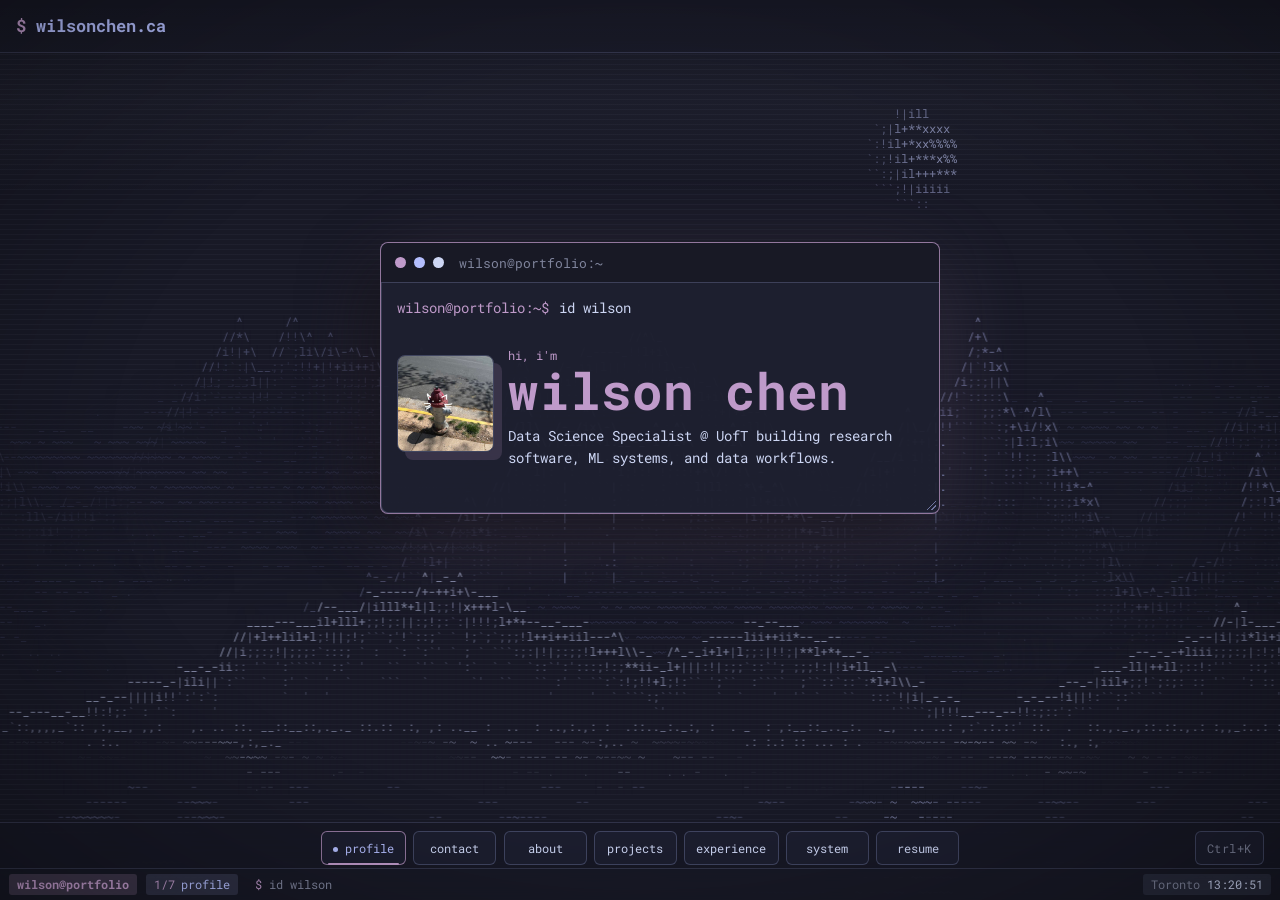
<file: index.html>
<!doctype html>
<html lang="en">
	<head>
		<meta charset="utf-8" />
		<link rel="icon" href="./favicon-32x32.png" />
		<link rel="apple-touch-icon" href="./apple-touch-icon.png" />
		<link rel="preload" as="image" href="./images/profile2-sm.jpg" />
		<!-- In the document head, not svelte:head. Injected at navigation time it
		     loads async, so returning to the desktop painted an unstyled profile
		     image at natural size and the window resized around it. -->
		<link rel="stylesheet" href="./styles/homestyles.css" />
		<meta
			name="viewport"
			content="width=device-width, initial-scale=1, viewport-fit=cover"
		/>

		<meta name="theme-color" content="#181926" />


		<script type="application/ld+json">
			{
				"@context": "https://schema.org",
				"@type": "Person",
				"name": "Wilson Chen",
				"url": "https://www.wilsonchen.ca/",
				"image": "https://www.wilsonchen.ca/images/profile2.jpg",
				"jobTitle": "Data Science Specialist",
				"description": "Data Science Specialist building research software, ML systems, and data workflows.",
				"alumniOf": {
					"@type": "CollegeOrUniversity",
					"name": "University of Toronto"
				},
				"sameAs": [
					"https://www.github.com/wchen27",
					"https://www.linkedin.com/in/qi-wei-chen/"
				]
			}
		</script>

		
		<link href="./_app/immutable/assets/0.DNZxnNek.css" rel="stylesheet">
		<link href="./_app/immutable/assets/2.D-Y6uYAZ.css" rel="stylesheet">
		<link rel="modulepreload" href="./_app/immutable/entry/start.CvQ0KBJ7.js">
		<link rel="modulepreload" href="./_app/immutable/chunks/entry.BDzAVlF0.js">
		<link rel="modulepreload" href="./_app/immutable/chunks/index-client.8mo1o0-m.js">
		<link rel="modulepreload" href="./_app/immutable/entry/app.D5pkLSLw.js">
		<link rel="modulepreload" href="./_app/immutable/chunks/disclose-version.Ctsj53eP.js">
		<link rel="modulepreload" href="./_app/immutable/chunks/this.Dbrrr3XD.js">
		<link rel="modulepreload" href="./_app/immutable/chunks/props.-2iG99-Z.js">
		<link rel="modulepreload" href="./_app/immutable/nodes/0.Gth8rnOt.js">
		<link rel="modulepreload" href="./_app/immutable/chunks/legacy.BMhWufPT.js">
		<link rel="modulepreload" href="./_app/immutable/chunks/pageTransition.g315PCyq.js">
		<link rel="modulepreload" href="./_app/immutable/chunks/windowTargets.MwhmbP4_.js">
		<link rel="modulepreload" href="./_app/immutable/nodes/2.lL3oJfOX.js">
		<link rel="modulepreload" href="./_app/immutable/chunks/each.CPjBBjLy.js"><!--[--><meta name="description" content="Data Science Specialist at the University of Toronto building research software, ML systems, and data workflows."> <meta name="author" content="Wilson Chen"> <link rel="canonical" href="https://www.wilsonchen.ca/"> <meta property="og:type" content="website"> <meta property="og:site_name" content="Wilson Chen"> <meta property="og:url" content="https://www.wilsonchen.ca/"> <meta property="og:title" content="Wilson Chen"> <meta property="og:description" content="Data Science Specialist at the University of Toronto building research software, ML systems, and data workflows."> <meta property="og:image" content="https://www.wilsonchen.ca/images/og.png"> <meta property="og:image:width" content="1200"> <meta property="og:image:height" content="630"> <meta property="og:image:alt" content="A terminal window reading: wilson@portfolio:~$ id wilson — wilson chen, Data Science Specialist"> <meta name="twitter:card" content="summary_large_image"> <meta name="twitter:title" content="Wilson Chen"> <meta name="twitter:description" content="Data Science Specialist at the University of Toronto building research software, ML systems, and data workflows."> <meta name="twitter:image" content="https://www.wilsonchen.ca/images/og.png"><!--]--><!--[--><link href="https://fonts.googleapis.com/css?family=Roboto Mono" rel="stylesheet"><!--]--><!--[--><link rel="preload" as="image" href="/images/profile2-sm.jpg" class="svelte-ukxb9t"><!--]--><title>Wilson Chen</title>
	</head>
	<body data-sveltekit-preload-data="hover">
		<div><!--[--><!--[--><!----><div class="safe-area-probe" aria-hidden="true"></div> <div class="site-shell svelte-or0e2x intro-active"><header class="svelte-1jcwmk7"><a href="#home" class="logo svelte-1jcwmk7">wilsonchen.ca</a></header><!----> <!----><!----><!--[!--><!--]--><!----> <!--[!--><!--]--><!----> <main id="home" class="terminal-page " aria-label="Wilson Chen terminal workspace"><div class="terminal-stage desktop-terminal-stage"><!--[--><!--]--></div> <!--[!--><!--]--> <canvas class="landscape-wallpaper " aria-hidden="true"></canvas><!----> <div class="vhs-overlay" aria-hidden="true"><div class="vhs-hum"></div></div><!----> <!--[!--><!--]--> <article class="print-sheet" aria-hidden="true"><header><h1>Wilson Chen</h1> <p class="print-tagline">Data Science Specialist @ UofT building research software, ML systems, and data workflows.</p> <p class="print-contact">me@wilsonchen.ca · www.wilsonchen.ca · <!--[--><!---->github.com/wchen27<!----> · linkedin.com/in/qi-wei-chen/<!--]--></p></header> <section><h2>About</h2> <!--[--><p>Data Science Specialist with a double major in Statistics and Computer Science at the University of Toronto. I like working where data, technology, and biology overlap.</p><p>Former competitive pianist. Currently playing League of Legends and TFT. Drives a Honda Civic. Likes honeydew milk tea with tapioca pearls.</p><!--]--> <p class="print-skills"><strong>Skills:</strong> Python, C++, R, SQL, Java, PyTorch, OpenCV, Svelte, Git</p></section> <section><h2>Experience</h2> <!--[--><div class="print-entry"><h3>MCN Researcher · HHMI Janelia</h3> <p>Designed the glass-aware camera calibration behind the lab's 3D pose pipeline, built the LSF harness that scaled inference to 165 seven-camera recordings, and shipped the reward and archival tooling the rig runs on.</p></div><div class="print-entry"><h3>Student Researcher · Kumar Lab, PMCRT</h3> <p>Built a whole slide image pipeline in the Genomics England Research Environment to extract cell composition and tissue features from H&amp;E slides, and automated tumor sequencing workflows for lineage tree reconstruction.</p></div><div class="print-entry"><h3>ML Project Lead · UTMIST / Lawbrokr</h3> <p>Led 7 developers building Justice AI with ETL pipelines, RAG models, Docker deployment, QA scripts, and tests.</p></div><div class="print-entry"><h3>Software Engineer · fable.social</h3> <p>Implemented study-circle matching, processed semantic responses with embeddings, and managed AWS-hosted student data.</p></div><div class="print-entry"><h3>Teaching Assistant · UofT Math</h3> <p>Led weekly tutorials for 30+ students and managed grading and course communication through Quercus and Crowdmark.</p></div><!--]--></section> <section><h2>Projects</h2> <!--[--><div class="print-entry"><h3>Behavior Rig Toolchain</h3> <p class="print-meta">C++, OpenCV, Python, LSF</p> <p>Six-camera 3D pose pipeline at HHMI Janelia. Designed the glass-aware calibration validated to 15 µm against a machined target, built the cluster harness that ran 165 recordings across ~40 TB of video, and contributed to the lab's moments-behavior tools.</p></div><div class="print-entry"><h3>CRISPRight</h3> <p class="print-meta">TensorFlow, Python</p> <p>Predictive CRISPR/Cas9 off-target pipeline using about 230k sequences, DNABERT embeddings, MLP models, and genetic search for sgRNA design.</p></div><div class="print-entry"><h3>Galvo Tracking Rig</h3> <p class="print-meta">YOLO, MuJoCo, Arduino</p> <p>A second rig that keeps a 135 mm lens on a moving insect. Three cameras run YOLO, their bounding-box centroids triangulate to a 3D point, and two pan-tilt mirrors steer a fourth camera onto it.</p></div><div class="print-entry"><h3>Pan-Cancer WSI Analysis</h3> <p class="print-meta">Python, PyTorch, LSF, Docker, AWS</p> <p>Whole slide image pipeline in the Genomics England Research Environment that extracts cell composition and tissue features from H&amp;E slides for pan-cancer analysis. Benchmarked tissue segmentation and nucleus classification models on runtime and slide-level agreement.</p></div><div class="print-entry"><h3>Tumor Evolution</h3> <p class="print-meta">Python, R, Battenberg, Bioconductor, LSF</p> <p>Automated extraction, transformation, and analysis of tumor sequencing data for reproducible workflows and lineage tree reconstruction.</p></div><!--]--></section></article></main><!----><!----> <footer aria-label="terminal status bar" class="svelte-1a6penl"><span class="segment session svelte-1a6penl">wilson@portfolio</span> <span class="segment window svelte-1a6penl"><span class="window-index svelte-1a6penl">1/7</span> <span class="window-label">profile</span></span> <span class="segment command svelte-1a6penl">id wilson</span> <span class="segment clock svelte-1a6penl"><span class="zone svelte-1a6penl">Toronto</span> <time></time></span></footer><!----></div> <!--[--><div class="intro-overlay svelte-ukxb9t " aria-label="opening terminal cutscene"><section class="intro-window svelte-ukxb9t " style="--target-x: 380px; --target-y: 190px; --target-width: 560px; --target-height: 272px;" aria-label="wilson profile terminal"><div class="intro-bar svelte-ukxb9t"><span class="svelte-ukxb9t"></span> <span class="svelte-ukxb9t"></span> <span class="svelte-ukxb9t"></span> <p class="svelte-ukxb9t">wilson@portfolio:~</p></div> <div class="intro-body svelte-ukxb9t"><div class="intro-content svelte-ukxb9t"><p class="prompt-line svelte-ukxb9t"><span class="prompt svelte-ukxb9t">wilson@portfolio:~$</span> <span class="typed-command svelte-ukxb9t"><!--[--><span class="cursor svelte-ukxb9t"></span><!--]--></span></p> <div class="intro-output svelte-ukxb9t output-pending" aria-hidden="true"><div class="profile-layout svelte-ukxb9t"><img src="/images/profile2-sm.jpg" alt="wilson chen" class="profile-picture svelte-ukxb9t" width="320" height="320"> <div class="svelte-ukxb9t"><p class="eyebrow svelte-ukxb9t">hi, i'm</p> <h1 class="svelte-ukxb9t">wilson chen</h1> <p class="svelte-ukxb9t">Data Science Specialist @ UofT building research
                                software, ML systems, and data workflows.</p></div></div></div></div></div></section> <!--[!--><!--]--></div><!--]--><!----><!--]--> <!--[!--><!--]--><!--]-->
			
			<script>
				{
					__sveltekit_os3wc2 = {
						base: new URL(".", location).pathname.slice(0, -1)
					};

					const element = document.currentScript.parentElement;

					Promise.all([
						import("./_app/immutable/entry/start.CvQ0KBJ7.js"),
						import("./_app/immutable/entry/app.D5pkLSLw.js")
					]).then(([kit, app]) => {
						kit.start(app, element, {
							node_ids: [0, 2],
							data: [null,null],
							form: null,
							error: null
						});
					});
				}
			</script>
		</div>
	</body>
</html>
</file>
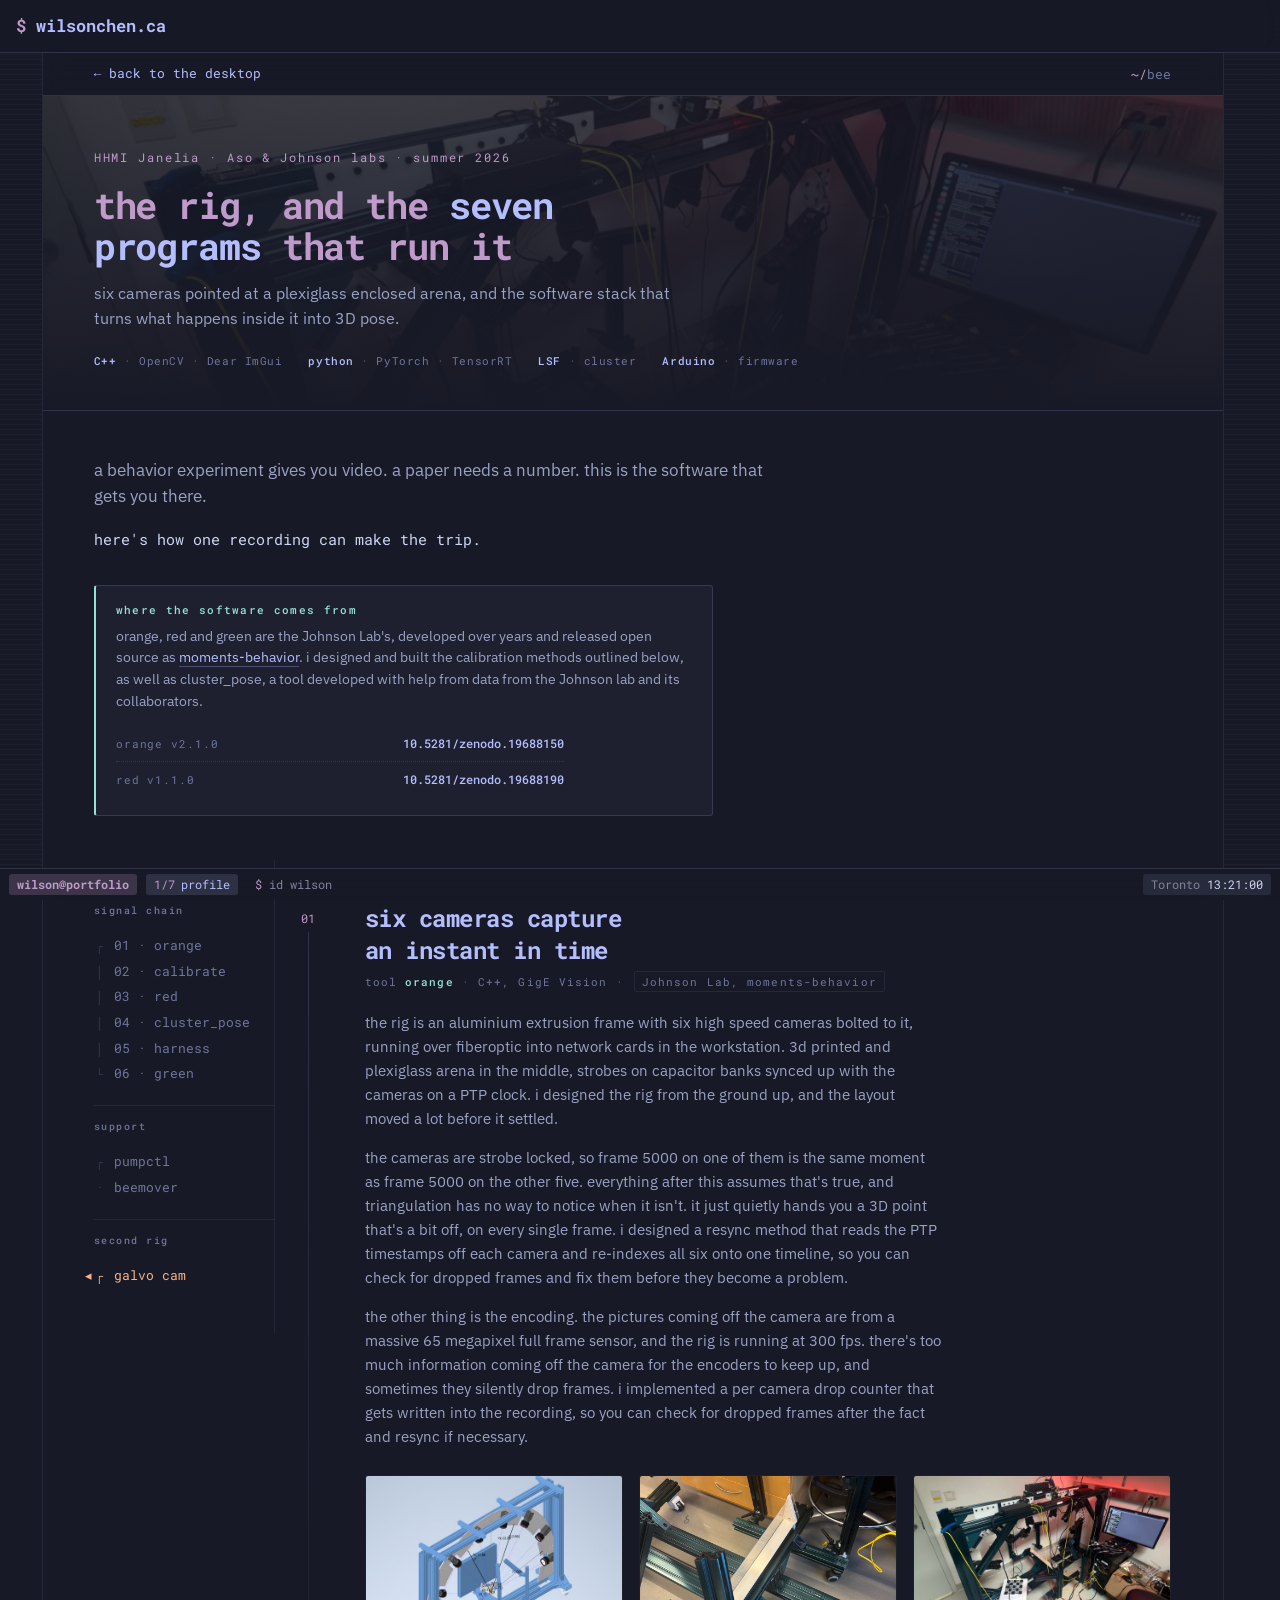
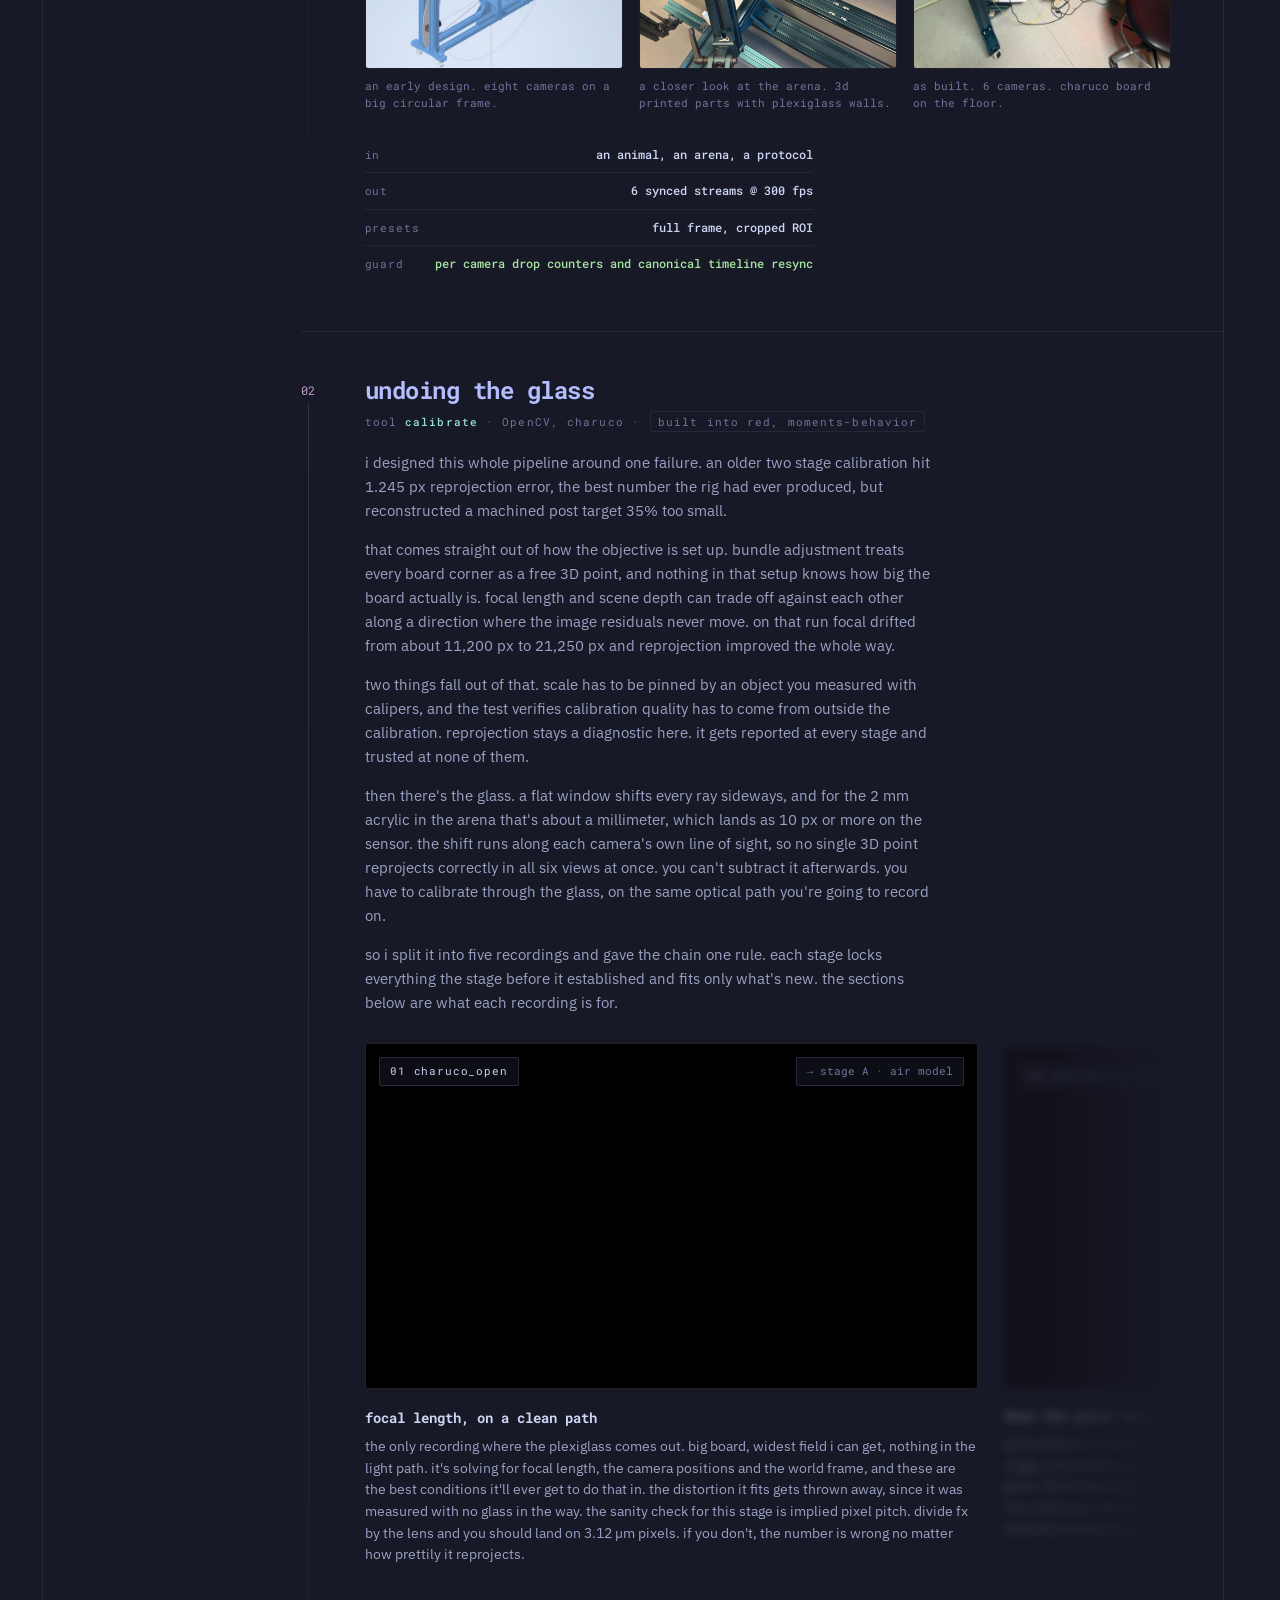
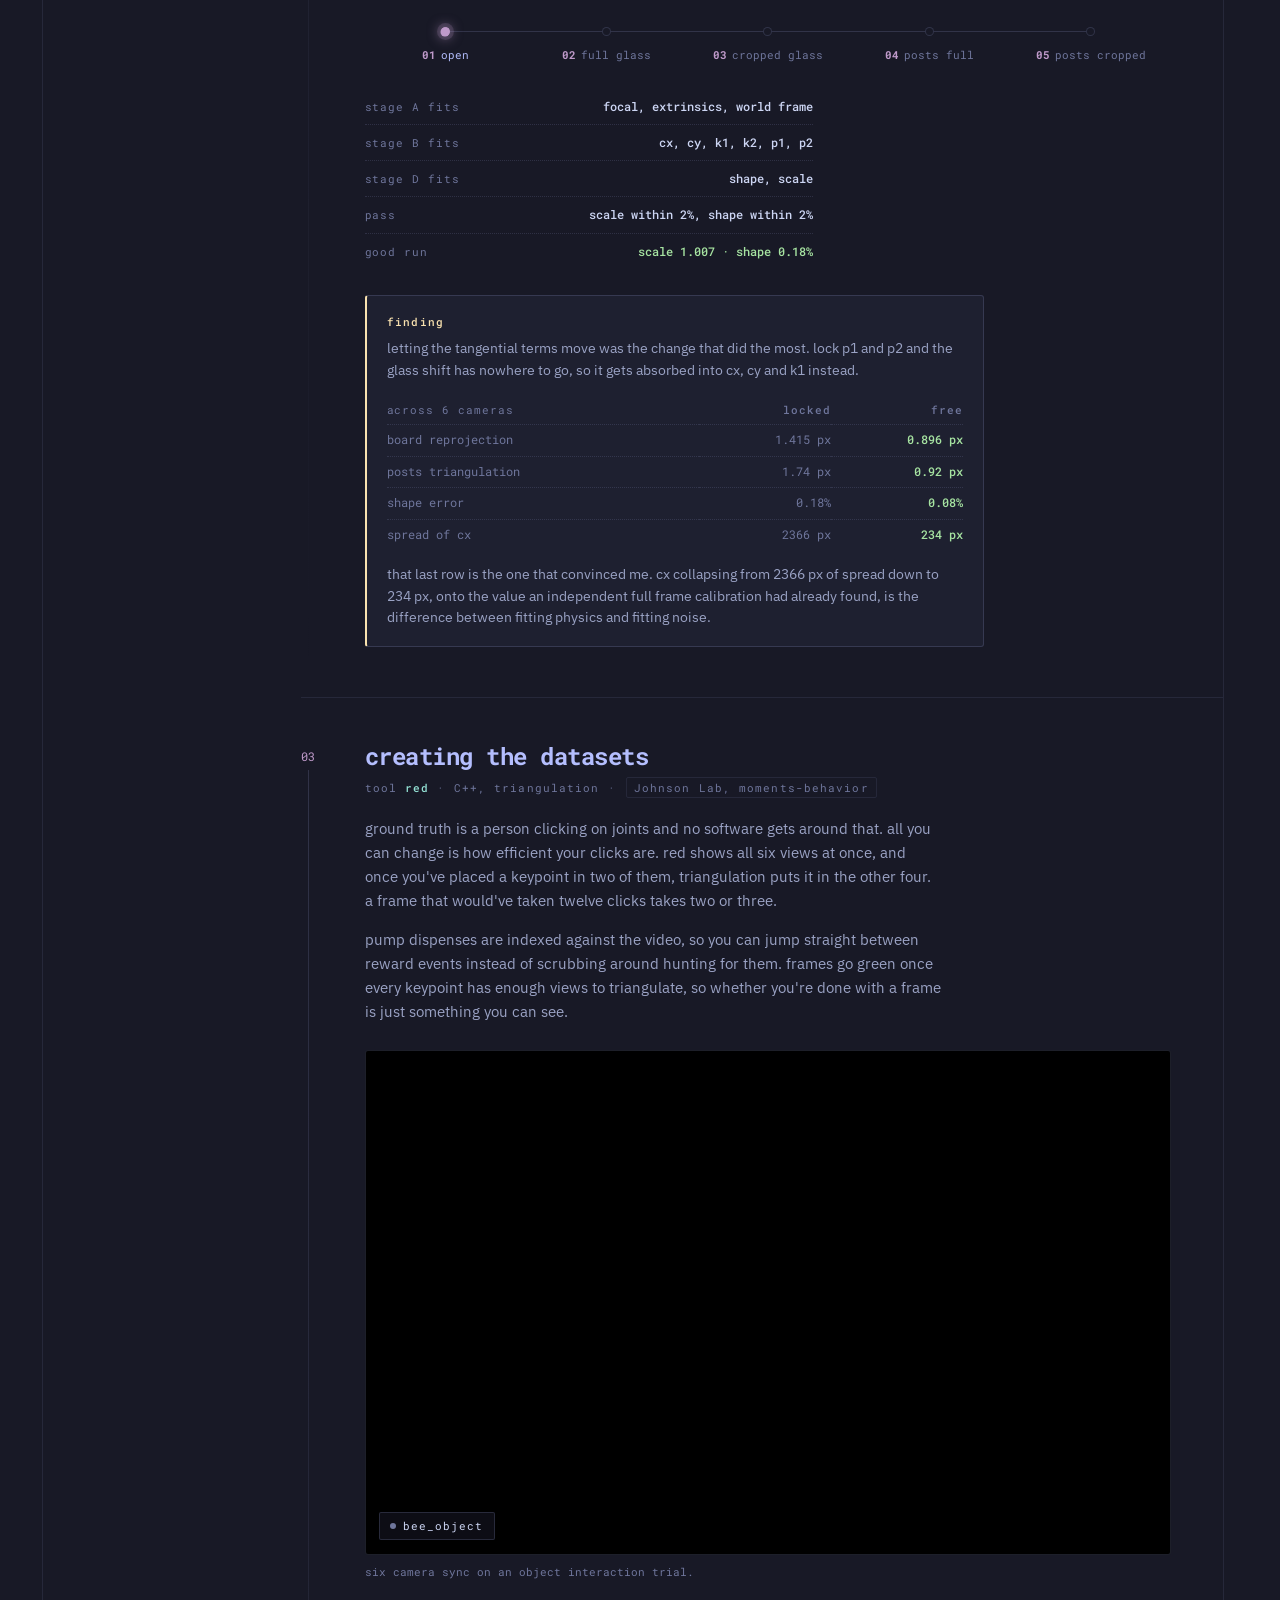
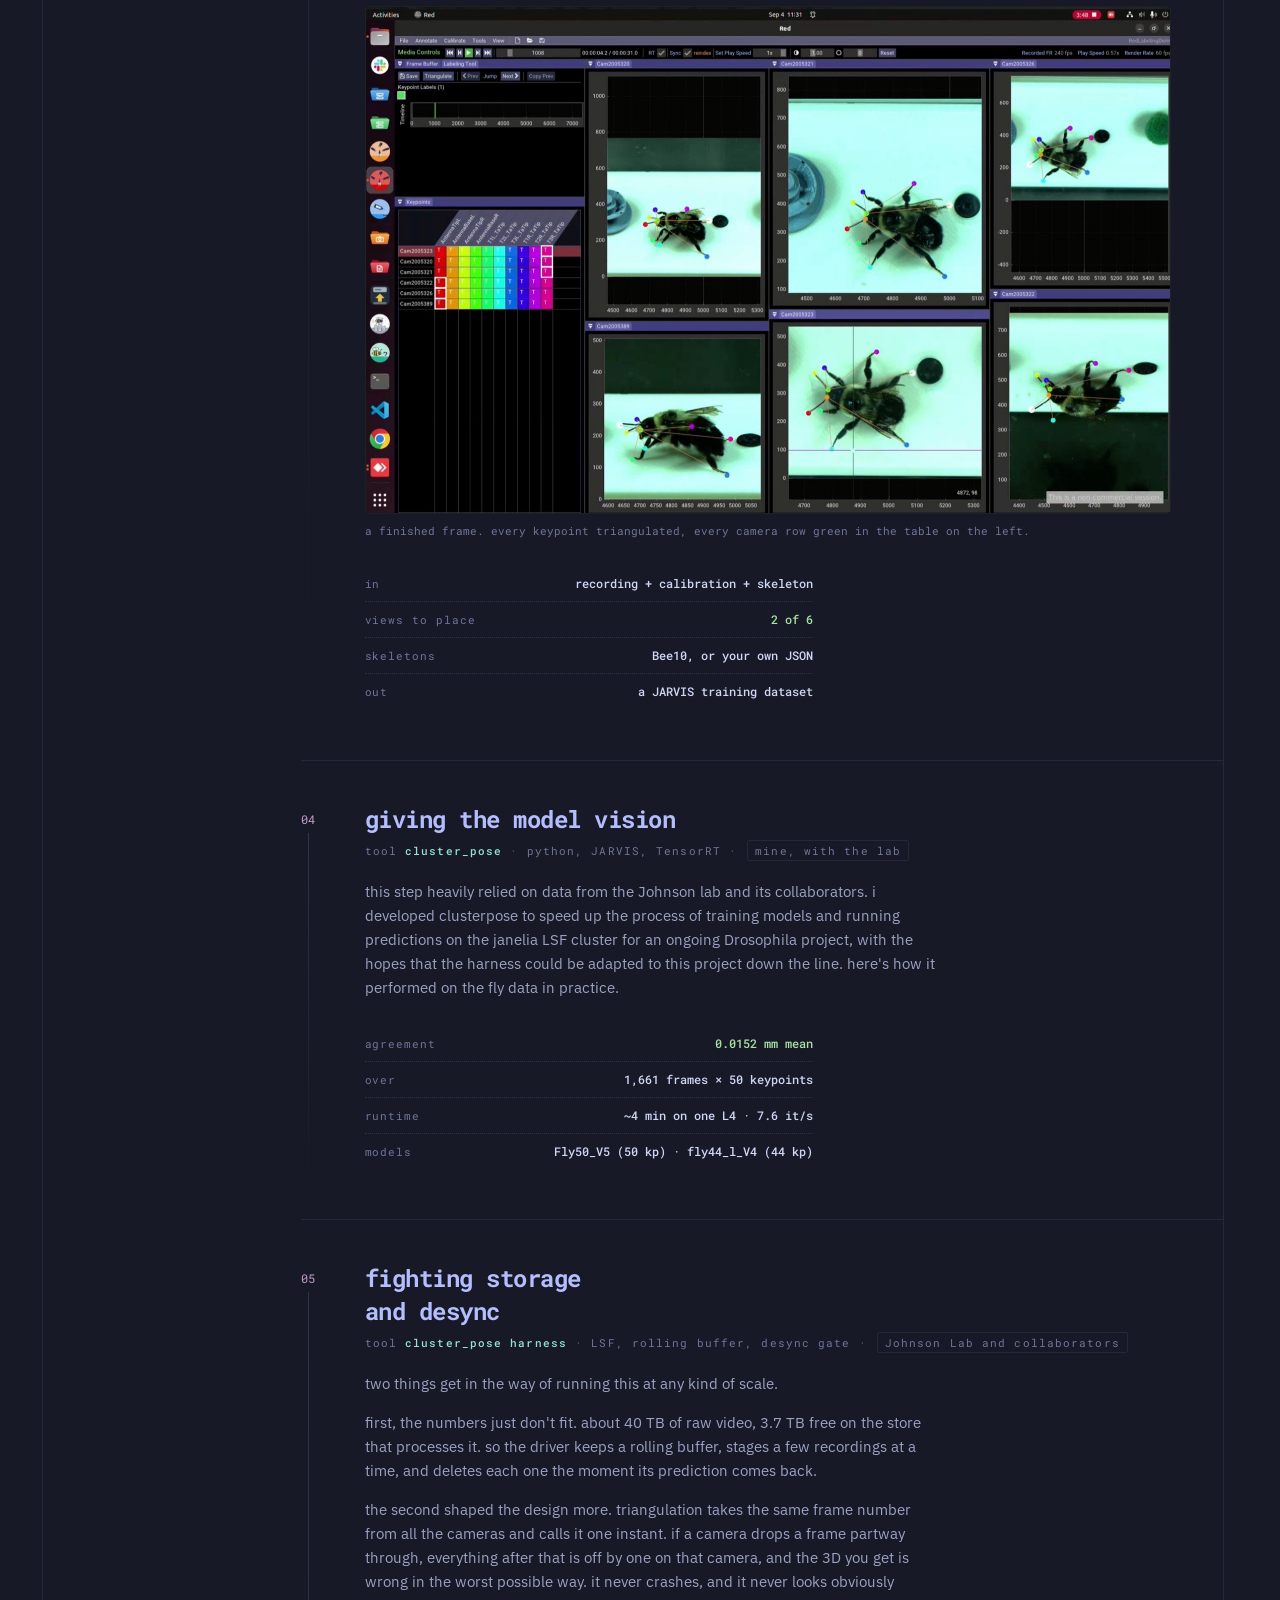
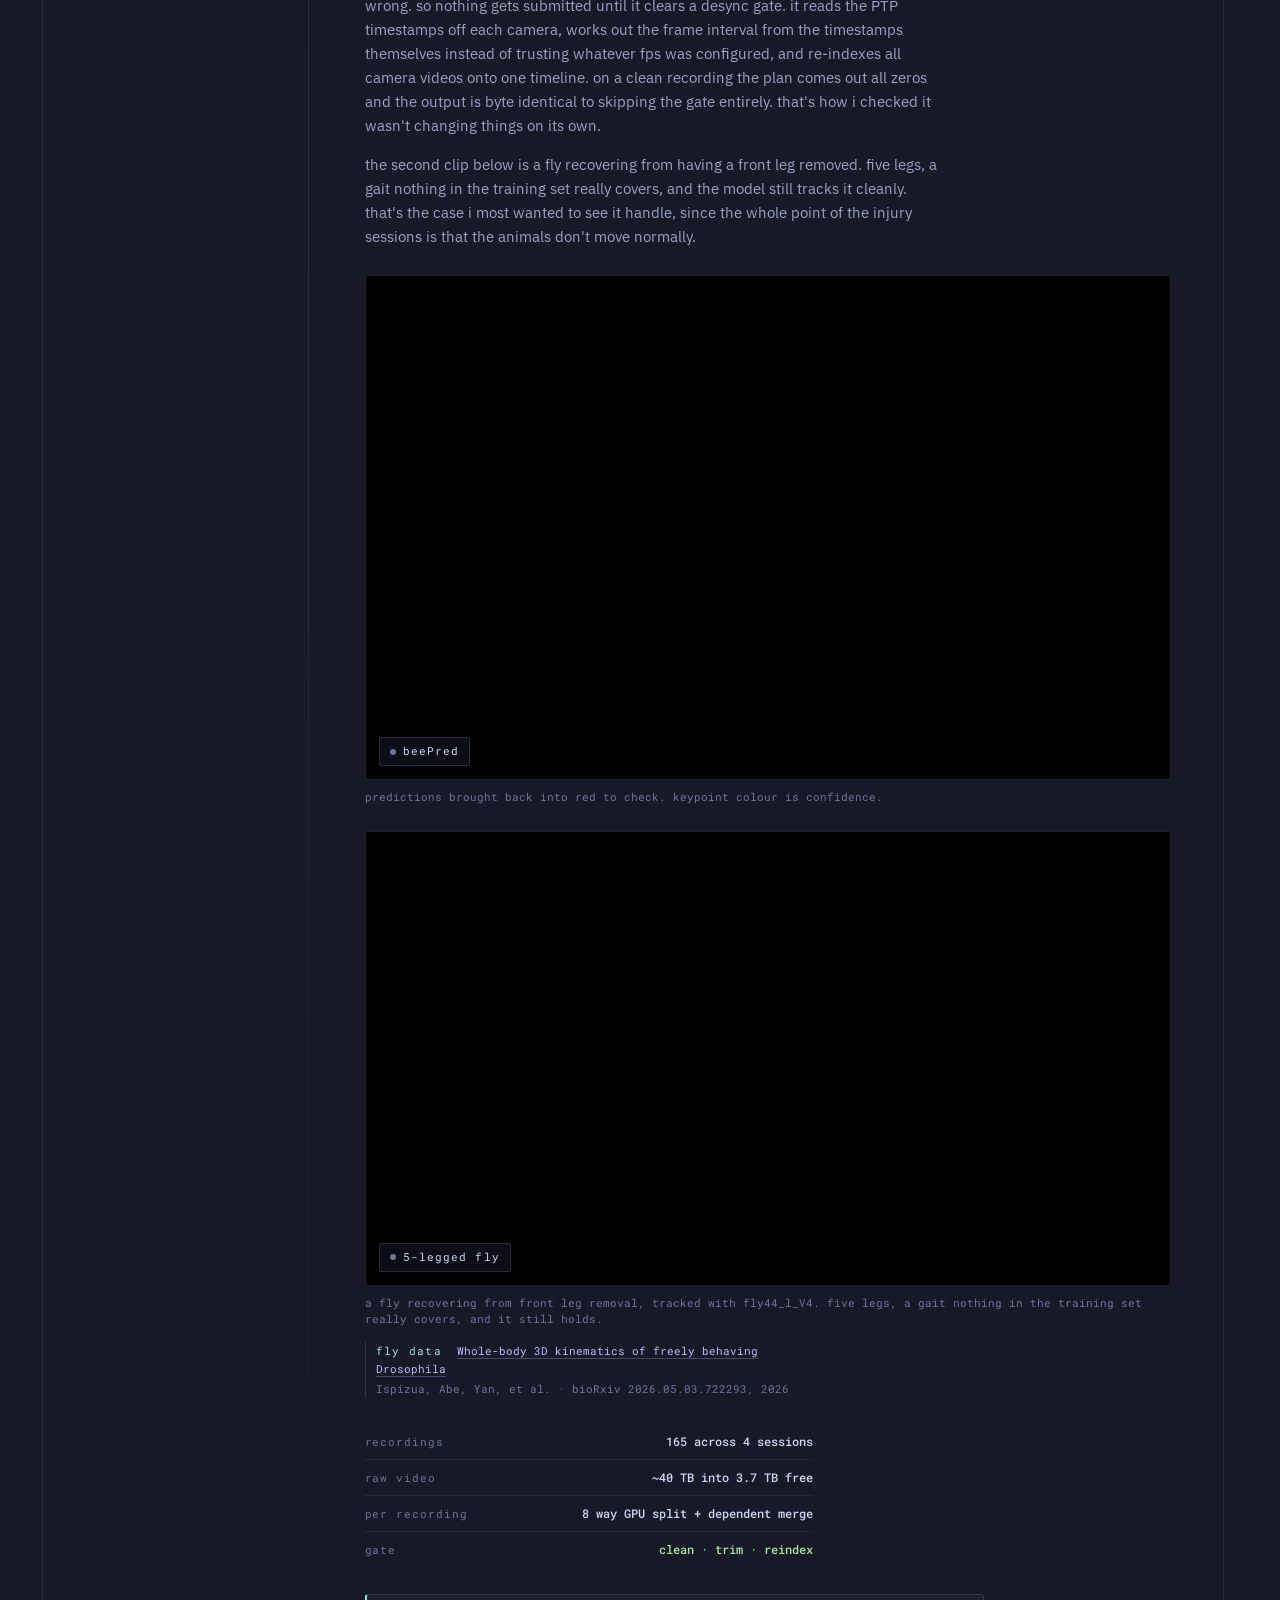
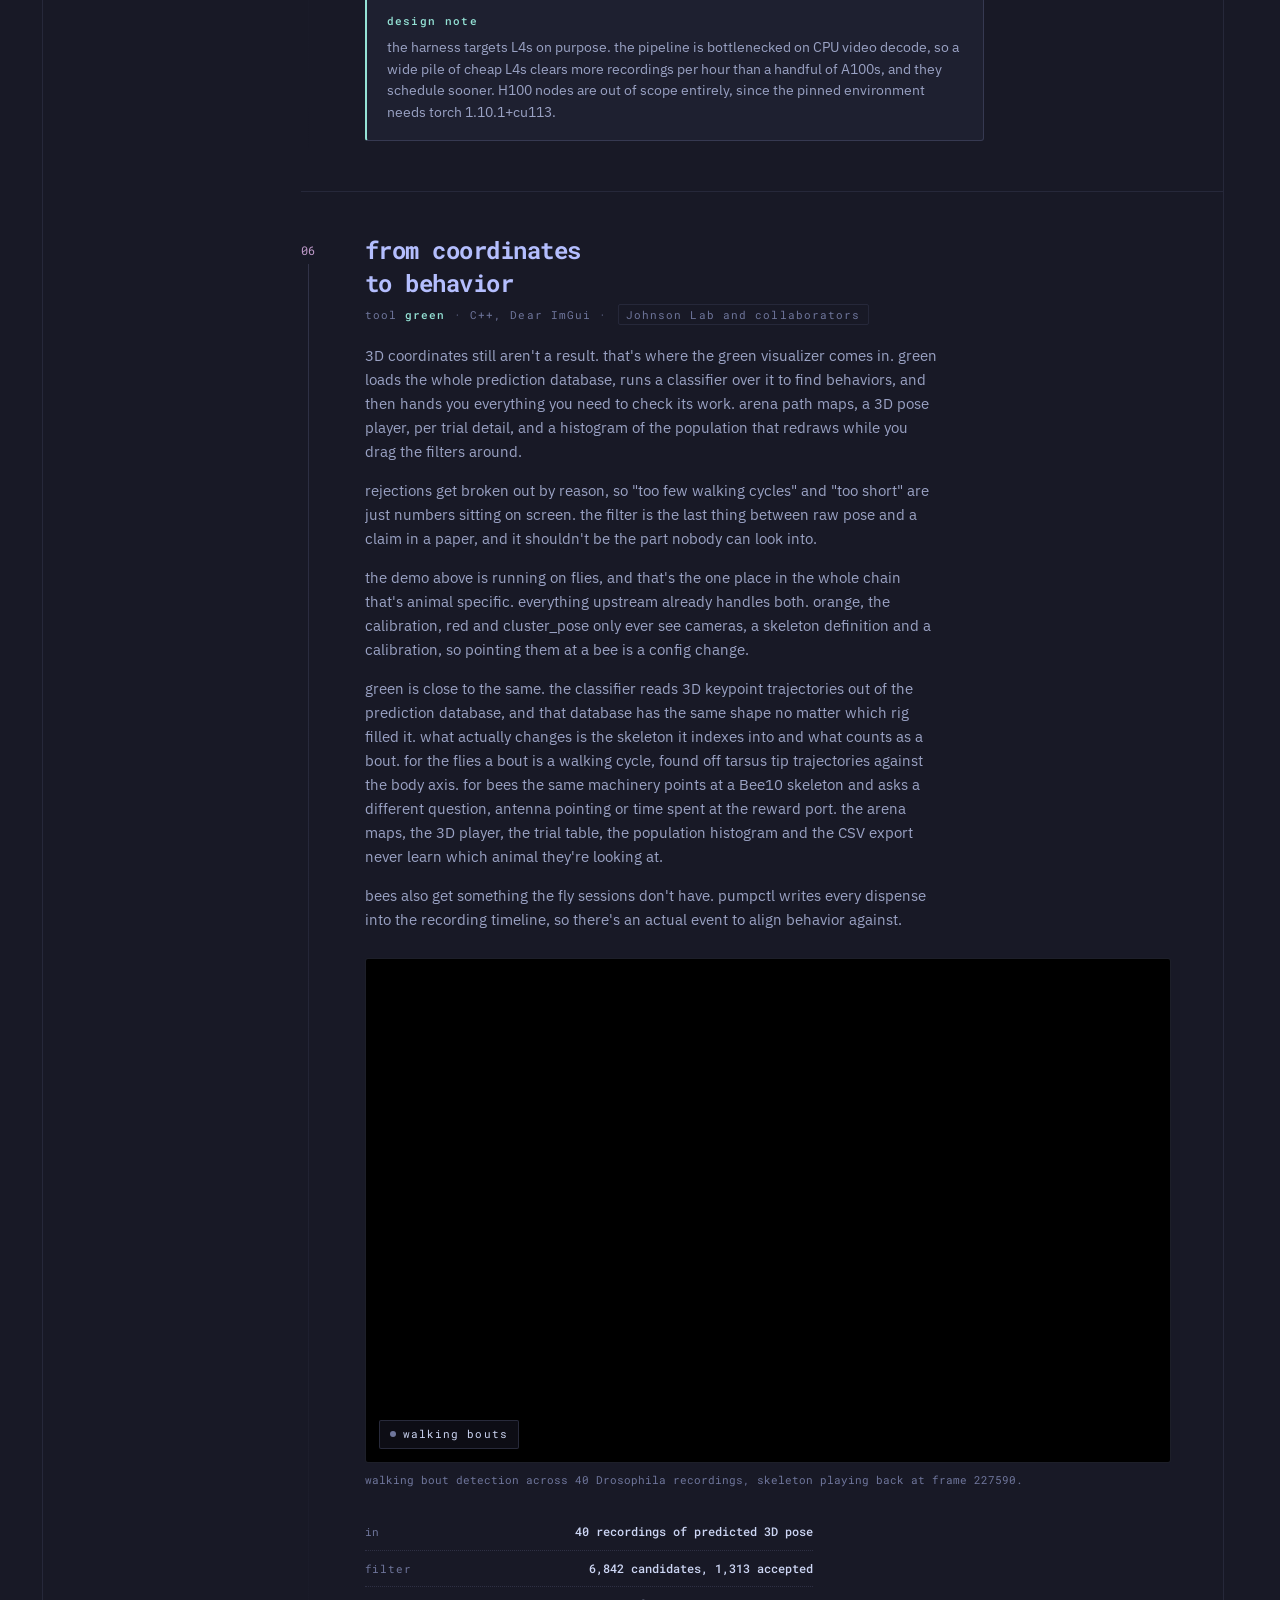
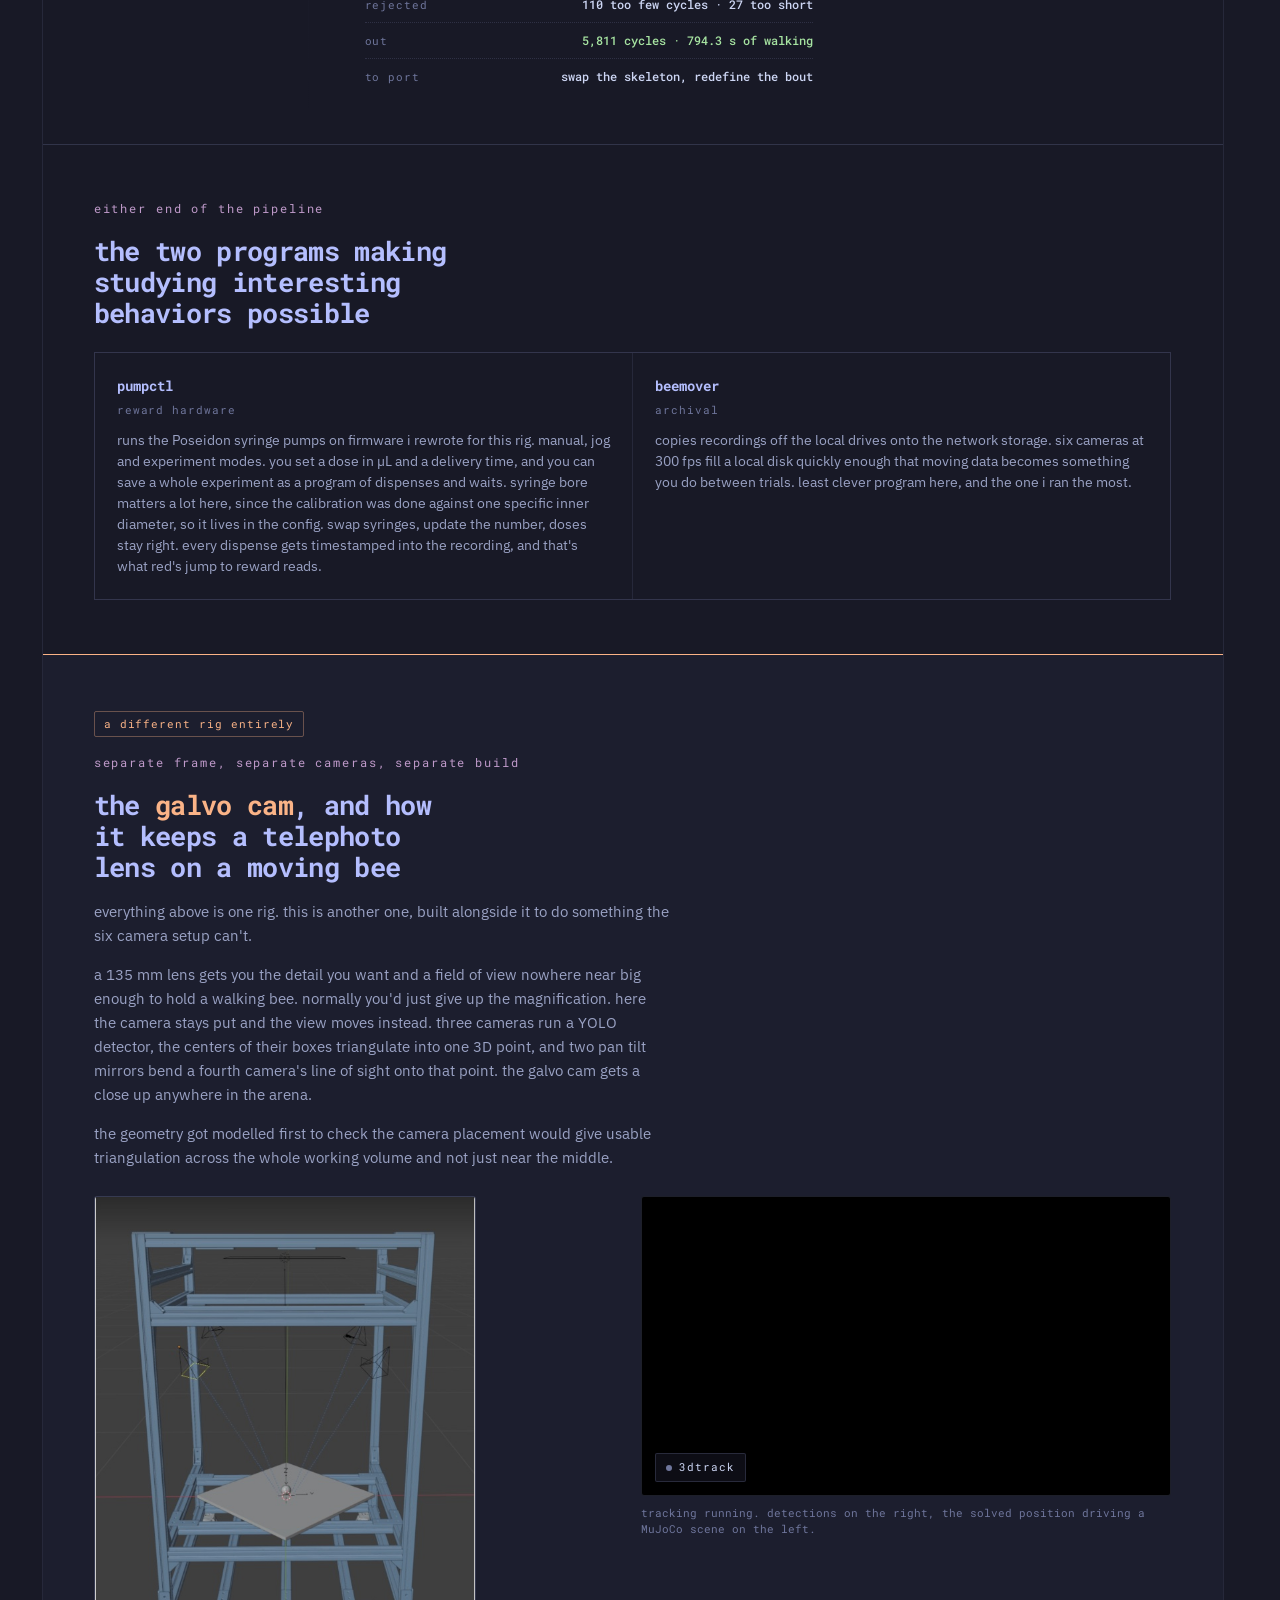
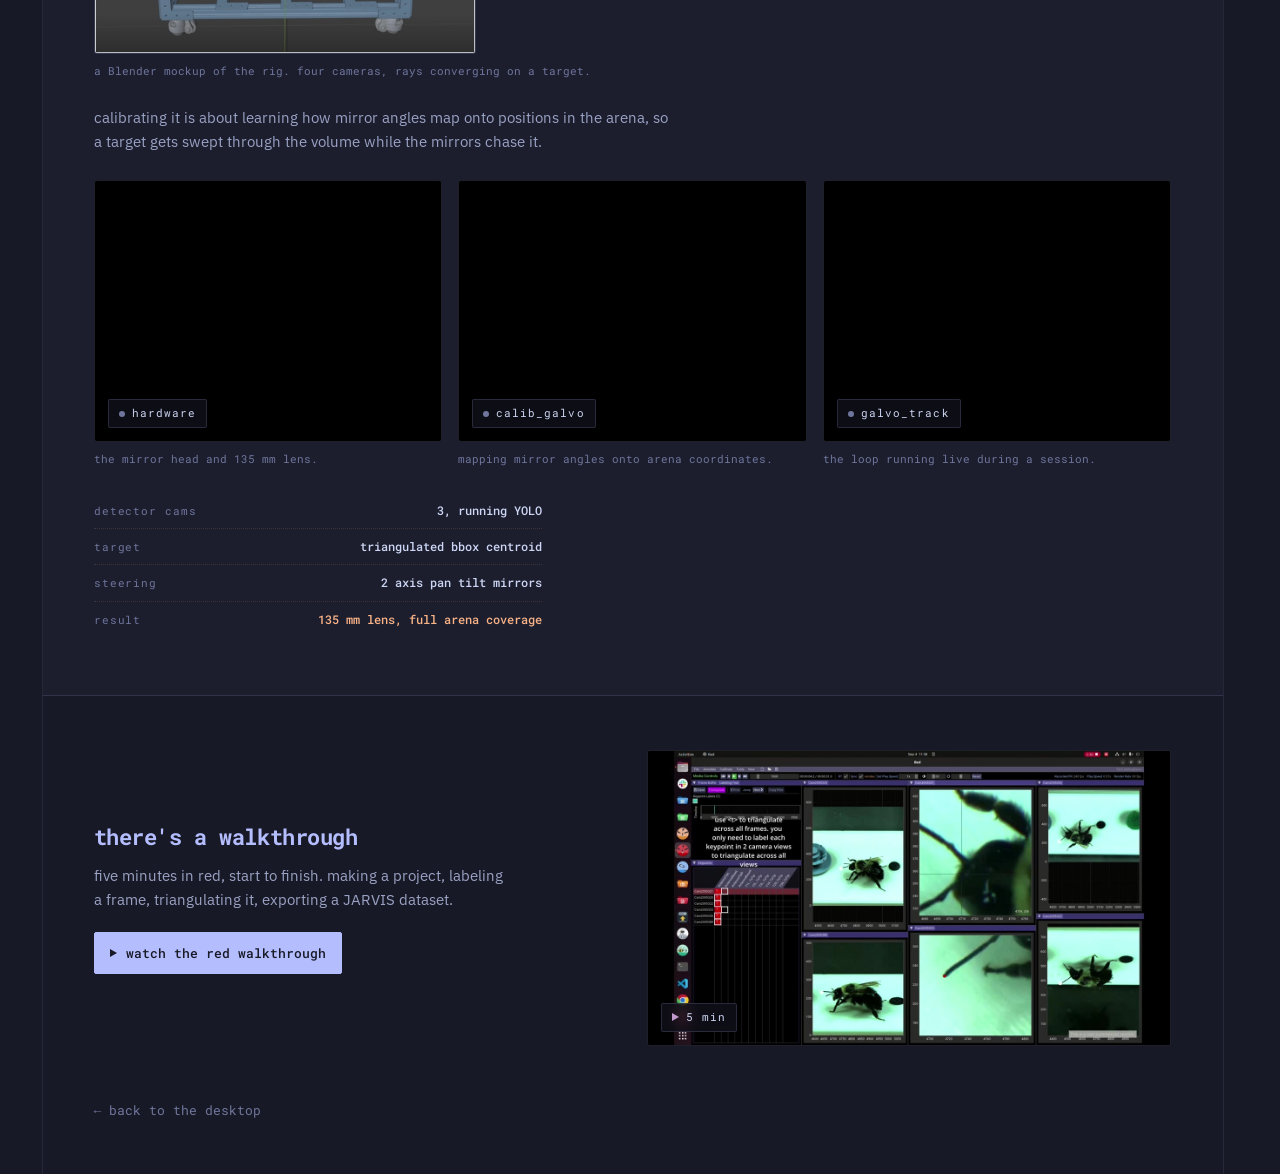
<file: bee.html>
<!doctype html>
<html lang="en">
	<head>
		<meta charset="utf-8" />
		<link rel="icon" href="./favicon-32x32.png" />
		<link rel="apple-touch-icon" href="./apple-touch-icon.png" />
		<link rel="preload" as="image" href="./images/profile2-sm.jpg" />
		<!-- In the document head, not svelte:head. Injected at navigation time it
		     loads async, so returning to the desktop painted an unstyled profile
		     image at natural size and the window resized around it. -->
		<link rel="stylesheet" href="./styles/homestyles.css" />
		<meta
			name="viewport"
			content="width=device-width, initial-scale=1, viewport-fit=cover"
		/>

		<meta name="theme-color" content="#181926" />


		<script type="application/ld+json">
			{
				"@context": "https://schema.org",
				"@type": "Person",
				"name": "Wilson Chen",
				"url": "https://www.wilsonchen.ca/",
				"image": "https://www.wilsonchen.ca/images/profile2.jpg",
				"jobTitle": "Data Science Specialist",
				"description": "Data Science Specialist building research software, ML systems, and data workflows.",
				"alumniOf": {
					"@type": "CollegeOrUniversity",
					"name": "University of Toronto"
				},
				"sameAs": [
					"https://www.github.com/wchen27",
					"https://www.linkedin.com/in/qi-wei-chen/"
				]
			}
		</script>

		
		<link href="./_app/immutable/assets/0.DNZxnNek.css" rel="stylesheet">
		<link href="./_app/immutable/assets/3.C5hkYrfl.css" rel="stylesheet">
		<link rel="modulepreload" href="./_app/immutable/entry/start.CvQ0KBJ7.js">
		<link rel="modulepreload" href="./_app/immutable/chunks/entry.BDzAVlF0.js">
		<link rel="modulepreload" href="./_app/immutable/chunks/index-client.8mo1o0-m.js">
		<link rel="modulepreload" href="./_app/immutable/entry/app.D5pkLSLw.js">
		<link rel="modulepreload" href="./_app/immutable/chunks/disclose-version.Ctsj53eP.js">
		<link rel="modulepreload" href="./_app/immutable/chunks/this.Dbrrr3XD.js">
		<link rel="modulepreload" href="./_app/immutable/chunks/props.-2iG99-Z.js">
		<link rel="modulepreload" href="./_app/immutable/nodes/0.Gth8rnOt.js">
		<link rel="modulepreload" href="./_app/immutable/chunks/legacy.BMhWufPT.js">
		<link rel="modulepreload" href="./_app/immutable/chunks/pageTransition.g315PCyq.js">
		<link rel="modulepreload" href="./_app/immutable/chunks/windowTargets.MwhmbP4_.js">
		<link rel="modulepreload" href="./_app/immutable/nodes/3.DrlRIJOl.js">
		<link rel="modulepreload" href="./_app/immutable/chunks/each.CPjBBjLy.js"><!--[--><meta name="description" content="A behavior rig at HHMI Janelia and the software that turns what happens inside it into 3D pose. Glass aware calibration, cluster scale inference, and a galvo steered tracking camera."> <meta name="author" content="Wilson Chen"> <link rel="canonical" href="https://www.wilsonchen.ca/bee"> <meta property="og:type" content="website"> <meta property="og:site_name" content="Wilson Chen"> <meta property="og:url" content="https://www.wilsonchen.ca/bee"> <meta property="og:title" content="bee rig demo — wilson chen"> <meta property="og:description" content="A behavior rig at HHMI Janelia and the software that turns what happens inside it into 3D pose. Glass aware calibration, cluster scale inference, and a galvo steered tracking camera."> <meta property="og:image" content="https://www.wilsonchen.ca/images/bee_rig/og.jpg"> <meta property="og:image:width" content="1200"> <meta property="og:image:height" content="630"> <meta property="og:image:alt" content="The six camera behavior rig, an aluminium extrusion frame carrying cameras and strobes"> <meta name="twitter:card" content="summary_large_image"> <meta name="twitter:title" content="bee rig demo — wilson chen"> <meta name="twitter:description" content="A behavior rig at HHMI Janelia and the software that turns what happens inside it into 3D pose. Glass aware calibration, cluster scale inference, and a galvo steered tracking camera."> <meta name="twitter:image" content="https://www.wilsonchen.ca/images/bee_rig/og.jpg"><!--]--><!--[--><link rel="preconnect" href="https://fonts.googleapis.com" class="svelte-1b93oif"> <link rel="preconnect" href="https://fonts.gstatic.com" crossorigin="" class="svelte-1b93oif"> <link rel="stylesheet" href="https://fonts.googleapis.com/css2?family=IBM+Plex+Sans:wght@400;500;600&amp;family=Roboto+Mono:wght@400;500;700&amp;display=swap" class="svelte-1b93oif"><!--]--><title>bee rig — wilson chen</title>
	</head>
	<body data-sveltekit-preload-data="hover">
		<div><!--[--><!--[--><!----><div class="safe-area-probe" aria-hidden="true"></div> <div class="site-shell svelte-or0e2x "><header class="svelte-1jcwmk7"><a href="./" class="logo svelte-1jcwmk7">wilsonchen.ca</a></header><!----> <!----><!----><article class="jn svelte-1b93oif "><nav class="topbar svelte-1b93oif"><a href="/" class="svelte-1b93oif">← back to the desktop</a> <span class="crumb svelte-1b93oif">bee</span></nav> <header class="hero svelte-1b93oif"><div class="hero-bg svelte-1b93oif"><img src="/images/bee_rig/bee_rig.jpg" alt="the six camera behavioral rig, aluminium extrusion frame with strobes and a charuco board on the floor" fetchpriority="high" class="svelte-1b93oif"></div> <p class="eyebrow svelte-1b93oif">HHMI Janelia · Aso &amp; Johnson labs · summer 2026</p> <h1 class="svelte-1b93oif">the rig, and the <span class="svelte-1b93oif">seven programs</span> that run it</h1> <p class="hero-body svelte-1b93oif">six cameras pointed at a plexiglass enclosed arena, and the software stack that turns what happens inside it into 3D pose.</p> <div class="hero-meta svelte-1b93oif"><!--[--><span class="svelte-1b93oif"><b class="svelte-1b93oif">C++</b> · OpenCV · Dear ImGui</span><span class="svelte-1b93oif"><b class="svelte-1b93oif">python</b> · PyTorch · TensorRT</span><span class="svelte-1b93oif"><b class="svelte-1b93oif">LSF</b> · cluster</span><span class="svelte-1b93oif"><b class="svelte-1b93oif">Arduino</b> · firmware</span><!--]--></div></header> <div class="intro svelte-1b93oif"><!--[--><p class="svelte-1b93oif">a behavior experiment gives you video. a paper needs a number. this is the software that gets you there.</p><!--]--> <p class="turn svelte-1b93oif">here's how one recording can make the trip.</p></div> <section class="credit svelte-1b93oif"><h2 class="svelte-1b93oif">where the software comes from</h2> <p class="svelte-1b93oif">orange, red and green are the Johnson Lab's, developed over years and released open source as <a href="https://github.com/moments-behavior" target="_blank" rel="noopener" class="svelte-1b93oif">moments-behavior</a>. i designed and built the calibration methods outlined below, as well as cluster_pose, a tool developed with help from data from the Johnson lab and its collaborators.</p> <ul class="io svelte-1b93oif"><!--[--><li class="svelte-1b93oif"><span class="k svelte-1b93oif">orange v2.1.0</span> <a href="https://doi.org/10.5281/zenodo.19688150" target="_blank" rel="noopener" class="svelte-1b93oif">10.5281/zenodo.19688150</a></li><li class="svelte-1b93oif"><span class="k svelte-1b93oif">red v1.1.0</span> <a href="https://doi.org/10.5281/zenodo.19688190" target="_blank" rel="noopener" class="svelte-1b93oif">10.5281/zenodo.19688190</a></li><!--]--></ul></section> <div class="body svelte-1b93oif"><aside class="rail svelte-1b93oif"><!--[--><h2 class="rail-h svelte-1b93oif">signal chain</h2> <ul class="chain svelte-1b93oif"><!--[--><li data-for="s1" class="svelte-1b93oif on">01 · orange</li><li data-for="s2" class="svelte-1b93oif ">02 · calibrate</li><li data-for="s3" class="svelte-1b93oif ">03 · red</li><li data-for="s4" class="svelte-1b93oif ">04 · cluster_pose</li><li data-for="s5" class="svelte-1b93oif ">05 · harness</li><li data-for="s6" class="svelte-1b93oif tail">06 · green</li><!--]--></ul><!--]--> <!--[--><div class="side svelte-1b93oif "><h2 class="rail-h svelte-1b93oif">support</h2> <ul class="chain svelte-1b93oif"><!--[--><li data-for="ss" class="svelte-1b93oif">pumpctl</li><li data-for="ss" class="svelte-1b93oif">beemover</li><!--]--></ul></div><div class="side svelte-1b93oif rig2"><h2 class="rail-h svelte-1b93oif">second rig</h2> <ul class="chain svelte-1b93oif"><!--[--><li data-for="sg" class="svelte-1b93oif">galvo cam</li><!--]--></ul></div><!--]--></aside> <div class="stages svelte-1b93oif"><!--[--><section class="stage svelte-1b93oif" id="s1"><div class="mark svelte-1b93oif"><span class="svelte-1b93oif">01</span></div> <div class="content svelte-1b93oif"><h2 class="svelte-1b93oif">six cameras capture an instant in time</h2> <p class="tool svelte-1b93oif">tool <b class="svelte-1b93oif">orange</b> · C++, GigE Vision · <u class="svelte-1b93oif">Johnson Lab, moments-behavior</u></p> <div class="prose svelte-1b93oif"><!--[--><p class="svelte-1b93oif">the rig is an aluminium extrusion frame with six high speed cameras bolted to it, running over fiberoptic into network cards in the workstation. 3d printed and plexiglass arena in the middle, strobes on capacitor banks synced up with the cameras on a PTP clock. i designed the rig from the ground up, and the layout moved a lot before it settled.</p><p class="svelte-1b93oif">the cameras are strobe locked, so frame 5000 on one of them is the same moment as frame 5000 on the other five. everything after this assumes that's true, and triangulation has no way to notice when it isn't. it just quietly hands you a 3D point that's a bit off, on every single frame. i designed a resync method that reads the PTP timestamps off each camera and re-indexes all six onto one timeline, so you can check for dropped frames and fix them before they become a problem.</p><p class="svelte-1b93oif">the other thing is the encoding. the pictures coming off the camera are from a massive 65 megapixel full frame sensor, and the rig is running at 300 fps. there's too much information coming off the camera for the encoders to keep up, and sometimes they silently drop frames. i implemented a per camera drop counter that gets written into the recording, so you can check for dropped frames after the fact and resync if necessary.</p><!--]--></div> <!--[!--><!--]--> <!--[--><div class="figs svelte-1b93oif three"><!--[--><figure class="svelte-1b93oif"><div class="media svelte-1b93oif "><!--[!--><img src="/images/bee_rig/rig_cad.jpg" alt="an early design. eight cameras on a big circular frame." loading="lazy" class="svelte-1b93oif"><!--]--></div> <figcaption class="figcap svelte-1b93oif">an early design. eight cameras on a big circular frame.</figcaption></figure><figure class="svelte-1b93oif"><div class="media svelte-1b93oif "><!--[!--><img src="/images/bee_rig/arena_design.jpg" alt="a closer look at the arena. 3d printed parts with plexiglass walls." loading="lazy" class="svelte-1b93oif"><!--]--></div> <figcaption class="figcap svelte-1b93oif">a closer look at the arena. 3d printed parts with plexiglass walls.</figcaption></figure><figure class="svelte-1b93oif"><div class="media svelte-1b93oif "><!--[!--><img src="/images/bee_rig/bee_rig_fig.jpg" alt="as built. 6 cameras. charuco board on the floor." loading="lazy" class="svelte-1b93oif"><!--]--></div> <figcaption class="figcap svelte-1b93oif">as built. 6 cameras. charuco board on the floor.</figcaption></figure><!--]--></div><!--]--> <!--[!--><!--]--> <ul class="io svelte-1b93oif"><!--[--><li class="svelte-1b93oif"><span class="k svelte-1b93oif">in</span> <b class="svelte-1b93oif ">an animal, an arena, a protocol</b></li><li class="svelte-1b93oif"><span class="k svelte-1b93oif">out</span> <b class="svelte-1b93oif ">6 synced streams @ 300 fps</b></li><li class="svelte-1b93oif"><span class="k svelte-1b93oif">presets</span> <b class="svelte-1b93oif ">full frame, cropped ROI</b></li><li class="svelte-1b93oif"><span class="k svelte-1b93oif">guard</span> <b class="svelte-1b93oif acc">per camera drop counters and canonical timeline resync</b></li><!--]--></ul> <!--[!--><!--]--></div></section><section class="stage svelte-1b93oif" id="s2"><div class="mark svelte-1b93oif"><span class="svelte-1b93oif">02</span></div> <div class="content svelte-1b93oif"><h2 class="svelte-1b93oif">undoing the glass</h2> <p class="tool svelte-1b93oif">tool <b class="svelte-1b93oif">calibrate</b> · OpenCV, charuco · <u class="svelte-1b93oif">built into red, moments-behavior</u></p> <div class="prose svelte-1b93oif"><!--[--><p class="svelte-1b93oif">i designed this whole pipeline around one failure. an older two stage calibration hit 1.245 px reprojection error, the best number the rig had ever produced, but reconstructed a machined post target 35% too small.</p><p class="svelte-1b93oif">that comes straight out of how the objective is set up. bundle adjustment treats every board corner as a free 3D point, and nothing in that setup knows how big the board actually is. focal length and scene depth can trade off against each other along a direction where the image residuals never move. on that run focal drifted from about 11,200 px to 21,250 px and reprojection improved the whole way.</p><p class="svelte-1b93oif">two things fall out of that. scale has to be pinned by an object you measured with calipers, and the test verifies calibration quality has to come from outside the calibration. reprojection stays a diagnostic here. it gets reported at every stage and trusted at none of them.</p><p class="svelte-1b93oif">then there's the glass. a flat window shifts every ray sideways, and for the 2 mm acrylic in the arena that's about a millimeter, which lands as 10 px or more on the sensor. the shift runs along each camera's own line of sight, so no single 3D point reprojects correctly in all six views at once. you can't subtract it afterwards. you have to calibrate through the glass, on the same optical path you're going to record on.</p><p class="svelte-1b93oif">so i split it into five recordings and gave the chain one rule. each stage locks everything the stage before it established and fits only what's new. the sections below are what each recording is for.</p><!--]--></div> <!--[--><div class="carousel svelte-1b93oif"><div class="track-vp svelte-1b93oif"><div class="track svelte-1b93oif"><!--[--><article class="slide svelte-1b93oif is-active"><div class="slide-media svelte-1b93oif"><video class="v svelte-1b93oif" muted loop playsinline preload="metadata" aria-label="focal length, on a clean path"><source src="/video/bee_rig/cal1.mp4" type="video/mp4" class="svelte-1b93oif"></video> <span class="slide-badge svelte-1b93oif"><b class="svelte-1b93oif">01</b> charuco_open</span> <span class="slide-stage svelte-1b93oif">→ stage A · air model</span></div> <div class="slide-text svelte-1b93oif"><h3 class="svelte-1b93oif">focal length, on a clean path</h3> <p class="svelte-1b93oif">the only recording where the plexiglass comes out. big board, widest field i can get, nothing in the light path. it's solving for focal length, the camera positions and the world frame, and these are the best conditions it'll ever get to do that in. the distortion it fits gets thrown away, since it was measured with no glass in the way. the sanity check for this stage is implied pixel pitch. divide fx by the lens and you should land on 3.12 µm pixels. if you don't, the number is wrong no matter how prettily it reprojects.</p></div></article><article class="slide svelte-1b93oif "><div class="slide-media svelte-1b93oif"><video class="v svelte-1b93oif" muted loop playsinline preload="metadata" aria-label="what the glass actually does"><source src="/video/bee_rig/cal2.mp4" type="video/mp4" class="svelte-1b93oif"></video> <span class="slide-badge svelte-1b93oif"><b class="svelte-1b93oif">02</b> charuco_full_glass</span> <span class="slide-stage svelte-1b93oif">→ stage B · glass model</span></div> <div class="slide-text svelte-1b93oif"><h3 class="svelte-1b93oif">what the glass actually does</h3> <p class="svelte-1b93oif">panes back in, small board on a rod through the door. focal and extrinsics are locked from the last stage, so everything in this recording gets spent on the handful of parameters that describe the glass. the interesting one is tangential distortion. every other pipeline in red freezes it. here it's free, because a flat window pushes rays in a direction, and p1 and p2 are the only part of the distortion model that has one.</p></div></article><article class="slide svelte-1b93oif "><div class="slide-media svelte-1b93oif"><video class="v svelte-1b93oif" muted loop playsinline preload="metadata" aria-label="same optical system, smaller window"><source src="/video/bee_rig/cal3.mp4" type="video/mp4" class="svelte-1b93oif"></video> <span class="slide-badge svelte-1b93oif"><b class="svelte-1b93oif">03</b> charuco_cropped_glass</span> <span class="slide-stage svelte-1b93oif">→ stage B · same solve</span></div> <div class="slide-text svelte-1b93oif"><h3 class="svelte-1b93oif">same optical system, smaller window</h3> <p class="svelte-1b93oif">this one folds into the same solve as the last. same lens, same focus, same pane, just a different piece of the sensor, so the cropped corners get lifted back onto full sensor coordinates and pooled with the last recording into one dataset. two things shift together and neither is optional. corner positions move by the ROI offset, and frame indices have to move past the full frame ones, because landmark ids are built from them and letting them collide would fuse two unrelated board poses into a single 3D point.</p></div></article><article class="slide svelte-1b93oif "><div class="slide-media svelte-1b93oif"><video class="v svelte-1b93oif" muted loop playsinline preload="metadata" aria-label="the stage that doesn't fit anything"><source src="/video/bee_rig/cal4.mp4" type="video/mp4" class="svelte-1b93oif"></video> <span class="slide-badge svelte-1b93oif"><b class="svelte-1b93oif">04</b> posts_full</span> <span class="slide-stage svelte-1b93oif">→ stage D · metric gate</span></div> <div class="slide-text svelte-1b93oif"><h3 class="svelte-1b93oif">the stage that doesn't fit anything</h3> <p class="svelte-1b93oif">printed posts on the arena floor, tips clicked by hand. this stage only measures. it triangulates the tips using the calibration you've built so far and compares them against the layout the posts were printed from. the comparison runs on sorted pairwise distances, so it doesn't care about world frame, handedness, or where you started clicking, and it ranks candidates on shape error, which is scale free, so it still finds the right correspondence when the scale is wrong.</p></div></article><article class="slide svelte-1b93oif "><div class="slide-media svelte-1b93oif"><video class="v svelte-1b93oif" muted loop playsinline preload="metadata" aria-label="checking the crop is where it says it is"><source src="/video/bee_rig/cal5.mp4" type="video/mp4" class="svelte-1b93oif"></video> <span class="slide-badge svelte-1b93oif"><b class="svelte-1b93oif">05</b> posts_cropped</span> <span class="slide-stage svelte-1b93oif">→ stage E · crop transform</span></div> <div class="slide-text svelte-1b93oif"><h3 class="svelte-1b93oif">checking the crop is where it says it is</h3> <p class="svelte-1b93oif">same posts, cropped preset, nothing touched in between. moving to the ROI is a pure pixel translation, so cx and cy shift by the offset and everything else stays exactly where it was. that transform gets measured directly, and that's the whole point of the stage. a wrong ROI offset looks identical to a principal point shift, so anything free to move cx and cy would quietly absorb the error this stage exists to find and then report a beautiful zero. your full frame clicks get shifted into the crop and drawn on top. a label sitting off a post tip means either the offset is wrong or the click was.</p></div></article><!--]--></div></div> <p class="swipe-hint svelte-1b93oif " aria-hidden="true"><span class="sh-chev l svelte-1b93oif">‹</span> <span class="sh-lab svelte-1b93oif">swipe</span> <span class="sh-chev r svelte-1b93oif">›</span></p> <div class="timeline svelte-1b93oif" role="tablist" aria-label="calibration stages"><div class="tl-rail svelte-1b93oif"><div class="tl-fill svelte-1b93oif"></div></div> <!--[--><button class="tl-tick svelte-1b93oif " role="tab" aria-selected="true"><span class="tl-dot svelte-1b93oif"></span> <span class="tl-lab svelte-1b93oif"><b class="svelte-1b93oif">01</b>open</span></button><button class="tl-tick svelte-1b93oif " role="tab" aria-selected="false"><span class="tl-dot svelte-1b93oif"></span> <span class="tl-lab svelte-1b93oif"><b class="svelte-1b93oif">02</b>full glass</span></button><button class="tl-tick svelte-1b93oif " role="tab" aria-selected="false"><span class="tl-dot svelte-1b93oif"></span> <span class="tl-lab svelte-1b93oif"><b class="svelte-1b93oif">03</b>cropped glass</span></button><button class="tl-tick svelte-1b93oif " role="tab" aria-selected="false"><span class="tl-dot svelte-1b93oif"></span> <span class="tl-lab svelte-1b93oif"><b class="svelte-1b93oif">04</b>posts full</span></button><button class="tl-tick svelte-1b93oif " role="tab" aria-selected="false"><span class="tl-dot svelte-1b93oif"></span> <span class="tl-lab svelte-1b93oif"><b class="svelte-1b93oif">05</b>posts cropped</span></button><!--]--></div></div><!--]--> <!--[!--><!--]--> <!--[!--><!--]--> <ul class="io svelte-1b93oif"><!--[--><li class="svelte-1b93oif"><span class="k svelte-1b93oif">stage A fits</span> <b class="svelte-1b93oif ">focal, extrinsics, world frame</b></li><li class="svelte-1b93oif"><span class="k svelte-1b93oif">stage B fits</span> <b class="svelte-1b93oif ">cx, cy, k1, k2, p1, p2</b></li><li class="svelte-1b93oif"><span class="k svelte-1b93oif">stage D fits</span> <b class="svelte-1b93oif ">shape, scale</b></li><li class="svelte-1b93oif"><span class="k svelte-1b93oif">pass</span> <b class="svelte-1b93oif ">scale within 2%, shape within 2%</b></li><li class="svelte-1b93oif"><span class="k svelte-1b93oif">good run</span> <b class="svelte-1b93oif acc">scale 1.007 · shape 0.18%</b></li><!--]--></ul> <!--[--><div class="note svelte-1b93oif "><h3 class="svelte-1b93oif">finding</h3> <!--[--><p class="svelte-1b93oif"><!--[--><!--[!-->letting the tangential terms move was the change that did the most. lock p1 and p2 and the glass shift has nowhere to go, so it gets absorbed into cx, cy and k1 instead.<!--]--><!--]--></p> <!--[--><table class="cmp svelte-1b93oif"><thead class="svelte-1b93oif"><tr class="svelte-1b93oif"><!--[--><th scope="col" class="svelte-1b93oif">across 6 cameras</th><th scope="col" class="svelte-1b93oif">locked</th><th scope="col" class="svelte-1b93oif">free</th><!--]--></tr></thead><tbody class="svelte-1b93oif"><!--[--><tr class="svelte-1b93oif"><th scope="row" class="svelte-1b93oif">board reprojection</th><td class="was svelte-1b93oif">1.415 px</td><td class="now svelte-1b93oif">0.896 px</td></tr><tr class="svelte-1b93oif"><th scope="row" class="svelte-1b93oif">posts triangulation</th><td class="was svelte-1b93oif">1.74 px</td><td class="now svelte-1b93oif">0.92 px</td></tr><tr class="svelte-1b93oif"><th scope="row" class="svelte-1b93oif">shape error</th><td class="was svelte-1b93oif">0.18%</td><td class="now svelte-1b93oif">0.08%</td></tr><tr class="svelte-1b93oif"><th scope="row" class="svelte-1b93oif">spread of cx</th><td class="was svelte-1b93oif">2366 px</td><td class="now svelte-1b93oif">234 px</td></tr><!--]--></tbody></table><!--]--><p class="svelte-1b93oif"><!--[--><!--[!-->that last row is the one that convinced me. cx collapsing from 2366 px of spread down to 234 px, onto the value an independent full frame calibration had already found, is the difference between fitting physics and fitting noise.<!--]--><!--]--></p> <!--[!--><!--]--><!--]--></div><!--]--></div></section><section class="stage svelte-1b93oif" id="s3"><div class="mark svelte-1b93oif"><span class="svelte-1b93oif">03</span></div> <div class="content svelte-1b93oif"><h2 class="svelte-1b93oif">creating the datasets</h2> <p class="tool svelte-1b93oif">tool <b class="svelte-1b93oif">red</b> · C++, triangulation · <u class="svelte-1b93oif">Johnson Lab, moments-behavior</u></p> <div class="prose svelte-1b93oif"><!--[--><p class="svelte-1b93oif">ground truth is a person clicking on joints and no software gets around that. all you can change is how efficient your clicks are. red shows all six views at once, and once you've placed a keypoint in two of them, triangulation puts it in the other four. a frame that would've taken twelve clicks takes two or three.</p><p class="svelte-1b93oif">pump dispenses are indexed against the video, so you can jump straight between reward events instead of scrubbing around hunting for them. frames go green once every keypoint has enough views to triangulate, so whether you're done with a frame is just something you can see.</p><!--]--></div> <!--[!--><!--]--> <!--[--><div class="figs svelte-1b93oif wide stacked"><!--[--><figure class="svelte-1b93oif"><div class="media svelte-1b93oif " style="aspect-ratio:1.6"><!--[--><video class="v svelte-1b93oif" muted loop playsinline preload="metadata" aria-label="six camera sync on an object interaction trial."><source src="/video/bee_rig/bee_object.mp4" type="video/mp4" class="svelte-1b93oif"></video> <span class="clip svelte-1b93oif">bee_object</span><!--]--></div> <figcaption class="figcap svelte-1b93oif">six camera sync on an object interaction trial.</figcaption></figure><figure class="svelte-1b93oif"><div class="media svelte-1b93oif " style="aspect-ratio:1.59"><!--[!--><img src="/images/bee_rig/label_tri.jpg" alt="a finished frame. every keypoint triangulated, every camera row green in the table on the left." loading="lazy" class="svelte-1b93oif"><!--]--></div> <figcaption class="figcap svelte-1b93oif">a finished frame. every keypoint triangulated, every camera row green in the table on the left.</figcaption></figure><!--]--></div><!--]--> <!--[!--><!--]--> <ul class="io svelte-1b93oif"><!--[--><li class="svelte-1b93oif"><span class="k svelte-1b93oif">in</span> <b class="svelte-1b93oif ">recording + calibration + skeleton</b></li><li class="svelte-1b93oif"><span class="k svelte-1b93oif">views to place</span> <b class="svelte-1b93oif acc">2 of 6</b></li><li class="svelte-1b93oif"><span class="k svelte-1b93oif">skeletons</span> <b class="svelte-1b93oif ">Bee10, or your own JSON</b></li><li class="svelte-1b93oif"><span class="k svelte-1b93oif">out</span> <b class="svelte-1b93oif ">a JARVIS training dataset</b></li><!--]--></ul> <!--[!--><!--]--></div></section><section class="stage svelte-1b93oif" id="s4"><div class="mark svelte-1b93oif"><span class="svelte-1b93oif">04</span></div> <div class="content svelte-1b93oif"><h2 class="svelte-1b93oif">giving the model vision</h2> <p class="tool svelte-1b93oif">tool <b class="svelte-1b93oif">cluster_pose</b> · python, JARVIS, TensorRT · <u class="svelte-1b93oif">mine, with the lab</u></p> <div class="prose svelte-1b93oif"><!--[--><p class="svelte-1b93oif">this step heavily relied on data from the Johnson lab and its collaborators. i developed clusterpose to speed up the process of training models and running predictions on the janelia LSF cluster for an ongoing Drosophila project, with the hopes that the harness could be adapted to this project down the line. here's how it performed on the fly data in practice.</p><!--]--></div> <!--[!--><!--]--> <!--[!--><!--]--> <!--[!--><!--]--> <ul class="io svelte-1b93oif"><!--[--><li class="svelte-1b93oif"><span class="k svelte-1b93oif">agreement</span> <b class="svelte-1b93oif acc">0.0152 mm mean</b></li><li class="svelte-1b93oif"><span class="k svelte-1b93oif">over</span> <b class="svelte-1b93oif ">1,661 frames × 50 keypoints</b></li><li class="svelte-1b93oif"><span class="k svelte-1b93oif">runtime</span> <b class="svelte-1b93oif ">~4 min on one L4 · 7.6 it/s</b></li><li class="svelte-1b93oif"><span class="k svelte-1b93oif">models</span> <b class="svelte-1b93oif ">Fly50_V5 (50 kp) · fly44_l_V4 (44 kp)</b></li><!--]--></ul> <!--[!--><!--]--></div></section><section class="stage svelte-1b93oif" id="s5"><div class="mark svelte-1b93oif"><span class="svelte-1b93oif">05</span></div> <div class="content svelte-1b93oif"><h2 class="svelte-1b93oif">fighting storage and desync</h2> <p class="tool svelte-1b93oif">tool <b class="svelte-1b93oif">cluster_pose harness</b> · LSF, rolling buffer, desync gate · <u class="svelte-1b93oif">Johnson Lab and collaborators</u></p> <div class="prose svelte-1b93oif"><!--[--><p class="svelte-1b93oif">two things get in the way of running this at any kind of scale.</p><p class="svelte-1b93oif">first, the numbers just don't fit. about 40 TB of raw video, 3.7 TB free on the store that processes it. so the driver keeps a rolling buffer, stages a few recordings at a time, and deletes each one the moment its prediction comes back.</p><p class="svelte-1b93oif">the second shaped the design more. triangulation takes the same frame number from all the cameras and calls it one instant. if a camera drops a frame partway through, everything after that is off by one on that camera, and the 3D you get is wrong in the worst possible way. it never crashes, and it never looks obviously wrong. so nothing gets submitted until it clears a desync gate. it reads the PTP timestamps off each camera, works out the frame interval from the timestamps themselves instead of trusting whatever fps was configured, and re-indexes all camera videos onto one timeline. on a clean recording the plan comes out all zeros and the output is byte identical to skipping the gate entirely. that's how i checked it wasn't changing things on its own.</p><p class="svelte-1b93oif">the second clip below is a fly recovering from having a front leg removed. five legs, a gait nothing in the training set really covers, and the model still tracks it cleanly. that's the case i most wanted to see it handle, since the whole point of the injury sessions is that the animals don't move normally.</p><!--]--></div> <!--[!--><!--]--> <!--[--><div class="figs svelte-1b93oif wide stacked"><!--[--><figure class="svelte-1b93oif"><div class="media svelte-1b93oif " style="aspect-ratio:1.6"><!--[--><video class="v svelte-1b93oif" muted loop playsinline preload="metadata" aria-label="predictions brought back into red to check. keypoint colour is confidence."><source src="/video/bee_rig/bee_pred.mp4" type="video/mp4" class="svelte-1b93oif"></video> <span class="clip svelte-1b93oif">beePred</span><!--]--></div> <figcaption class="figcap svelte-1b93oif">predictions brought back into red to check. keypoint colour is confidence.</figcaption></figure><figure class="svelte-1b93oif"><div class="media svelte-1b93oif " style="aspect-ratio:16/9"><!--[--><video class="v svelte-1b93oif" muted loop playsinline preload="metadata" aria-label="a fly recovering from front leg removal, tracked with fly44_l_V4. five legs, a gait nothing in the training set really covers, and it still holds."><source src="/video/bee_rig/fly_5leg.mp4" type="video/mp4" class="svelte-1b93oif"></video> <span class="clip svelte-1b93oif">5-legged fly</span><!--]--></div> <figcaption class="figcap svelte-1b93oif">a fly recovering from front leg removal, tracked with fly44_l_V4. five legs, a gait nothing in the training set really covers, and it still holds.</figcaption></figure><!--]--></div><!--]--> <!--[--><p class="cite svelte-1b93oif"><span class="cite-k svelte-1b93oif">fly data</span> <a href="https://www.biorxiv.org/content/10.64898/2026.05.03.722293v2" target="_blank" rel="noopener" class="svelte-1b93oif">Whole-body 3D kinematics of freely behaving Drosophila</a> <span class="cite-meta svelte-1b93oif">Ispizua, Abe, Yan, et al. · bioRxiv 2026.05.03.722293, 2026</span></p><!--]--> <ul class="io svelte-1b93oif"><!--[--><li class="svelte-1b93oif"><span class="k svelte-1b93oif">recordings</span> <b class="svelte-1b93oif ">165 across 4 sessions</b></li><li class="svelte-1b93oif"><span class="k svelte-1b93oif">raw video</span> <b class="svelte-1b93oif ">~40 TB into 3.7 TB free</b></li><li class="svelte-1b93oif"><span class="k svelte-1b93oif">per recording</span> <b class="svelte-1b93oif ">8 way GPU split + dependent merge</b></li><li class="svelte-1b93oif"><span class="k svelte-1b93oif">gate</span> <b class="svelte-1b93oif acc">clean · trim · reindex</b></li><!--]--></ul> <!--[--><div class="note svelte-1b93oif design"><h3 class="svelte-1b93oif">design note</h3> <!--[--><p class="svelte-1b93oif"><!--[--><!--[!-->the harness targets L4s on purpose. the pipeline is bottlenecked on CPU video decode, so a wide pile of cheap L4s clears more recordings per hour than a handful of A100s, and they schedule sooner. H100 nodes are out of scope entirely, since the pinned environment needs torch 1.10.1+cu113.<!--]--><!--]--></p> <!--[!--><!--]--><!--]--></div><!--]--></div></section><section class="stage svelte-1b93oif" id="s6"><div class="mark svelte-1b93oif"><span class="svelte-1b93oif">06</span></div> <div class="content svelte-1b93oif"><h2 class="svelte-1b93oif">from coordinates to behavior</h2> <p class="tool svelte-1b93oif">tool <b class="svelte-1b93oif">green</b> · C++, Dear ImGui · <u class="svelte-1b93oif">Johnson Lab and collaborators</u></p> <div class="prose svelte-1b93oif"><!--[--><p class="svelte-1b93oif">3D coordinates still aren't a result. that's where the green visualizer comes in. green loads the whole prediction database, runs a classifier over it to find behaviors, and then hands you everything you need to check its work. arena path maps, a 3D pose player, per trial detail, and a histogram of the population that redraws while you drag the filters around.</p><p class="svelte-1b93oif">rejections get broken out by reason, so "too few walking cycles" and "too short" are just numbers sitting on screen. the filter is the last thing between raw pose and a claim in a paper, and it shouldn't be the part nobody can look into.</p><p class="svelte-1b93oif">the demo above is running on flies, and that's the one place in the whole chain that's animal specific. everything upstream already handles both. orange, the calibration, red and cluster_pose only ever see cameras, a skeleton definition and a calibration, so pointing them at a bee is a config change.</p><p class="svelte-1b93oif">green is close to the same. the classifier reads 3D keypoint trajectories out of the prediction database, and that database has the same shape no matter which rig filled it. what actually changes is the skeleton it indexes into and what counts as a bout. for the flies a bout is a walking cycle, found off tarsus tip trajectories against the body axis. for bees the same machinery points at a Bee10 skeleton and asks a different question, antenna pointing or time spent at the reward port. the arena maps, the 3D player, the trial table, the population histogram and the CSV export never learn which animal they're looking at.</p><p class="svelte-1b93oif">bees also get something the fly sessions don't have. pumpctl writes every dispense into the recording timeline, so there's an actual event to align behavior against.</p><!--]--></div> <!--[!--><!--]--> <!--[--><div class="figs svelte-1b93oif wide stacked"><!--[--><figure class="svelte-1b93oif"><div class="media svelte-1b93oif " style="aspect-ratio:1.6"><!--[--><video class="v svelte-1b93oif" muted loop playsinline preload="metadata" aria-label="walking bout detection across 40 Drosophila recordings, skeleton playing back at frame 227590."><source src="/video/bee_rig/green.mp4" type="video/mp4" class="svelte-1b93oif"></video> <span class="clip svelte-1b93oif">walking bouts</span><!--]--></div> <figcaption class="figcap svelte-1b93oif">walking bout detection across 40 Drosophila recordings, skeleton playing back at frame 227590.</figcaption></figure><!--]--></div><!--]--> <!--[!--><!--]--> <ul class="io svelte-1b93oif"><!--[--><li class="svelte-1b93oif"><span class="k svelte-1b93oif">in</span> <b class="svelte-1b93oif ">40 recordings of predicted 3D pose</b></li><li class="svelte-1b93oif"><span class="k svelte-1b93oif">filter</span> <b class="svelte-1b93oif ">6,842 candidates, 1,313 accepted</b></li><li class="svelte-1b93oif"><span class="k svelte-1b93oif">rejected</span> <b class="svelte-1b93oif ">110 too few cycles · 27 too short</b></li><li class="svelte-1b93oif"><span class="k svelte-1b93oif">out</span> <b class="svelte-1b93oif acc">5,811 cycles · 794.3 s of walking</b></li><li class="svelte-1b93oif"><span class="k svelte-1b93oif">to port</span> <b class="svelte-1b93oif ">swap the skeleton, redefine the bout</b></li><!--]--></ul> <!--[!--><!--]--></div></section><!--]--></div></div> <section class="aside-sec svelte-1b93oif" id="ss"><p class="eyebrow svelte-1b93oif">either end of the pipeline</p> <h2 class="svelte-1b93oif">the two programs making studying interesting behaviors possible</h2> <div class="services svelte-1b93oif"><!--[--><article class="svelte-1b93oif"><h3 class="svelte-1b93oif">pumpctl</h3> <p class="role svelte-1b93oif">reward hardware</p> <p class="svelte-1b93oif">runs the Poseidon syringe pumps on firmware i rewrote for this rig. manual, jog and experiment modes. you set a dose in µL and a delivery time, and you can save a whole experiment as a program of dispenses and waits. syringe bore matters a lot here, since the calibration was done against one specific inner diameter, so it lives in the config. swap syringes, update the number, doses stay right. every dispense gets timestamped into the recording, and that's what red's jump to reward reads.</p></article><article class="svelte-1b93oif"><h3 class="svelte-1b93oif">beemover</h3> <p class="role svelte-1b93oif">archival</p> <p class="svelte-1b93oif">copies recordings off the local drives onto the network storage. six cameras at 300 fps fill a local disk quickly enough that moving data becomes something you do between trials. least clever program here, and the one i ran the most.</p></article><!--]--></div></section> <section class="rig2-sec svelte-1b93oif" id="sg"><span class="rig2-note svelte-1b93oif">a different rig entirely</span> <p class="eyebrow svelte-1b93oif">separate frame, separate cameras, separate build</p> <h2 class="svelte-1b93oif">the <span class="svelte-1b93oif">galvo cam</span>, and how it keeps a telephoto lens on a moving bee</h2> <div class="prose svelte-1b93oif"><!--[--><p class="svelte-1b93oif">everything above is one rig. this is another one, built alongside it to do something the six camera setup can't.</p><p class="svelte-1b93oif">a 135 mm lens gets you the detail you want and a field of view nowhere near big enough to hold a walking bee. normally you'd just give up the magnification. here the camera stays put and the view moves instead. three cameras run a YOLO detector, the centers of their boxes triangulate into one 3D point, and two pan tilt mirrors bend a fourth camera's line of sight onto that point. the galvo cam gets a close up anywhere in the arena.</p><p class="svelte-1b93oif">the geometry got modelled first to check the camera placement would give usable triangulation across the whole working volume and not just near the middle.</p><!--]--></div> <div class="figs two svelte-1b93oif"><!--[--><figure class="svelte-1b93oif"><div class="media svelte-1b93oif natural"><!--[!--><img src="/images/bee_rig/galvo_blender.jpg" alt="a Blender mockup of the rig. four cameras, rays converging on a target." loading="lazy" class="svelte-1b93oif"><!--]--></div> <figcaption class="figcap svelte-1b93oif">a Blender mockup of the rig. four cameras, rays converging on a target.</figcaption></figure><figure class="svelte-1b93oif"><div class="media svelte-1b93oif " style="aspect-ratio:16/9"><!--[--><video class="v svelte-1b93oif" muted loop playsinline preload="metadata" aria-label="tracking running. detections on the right, the solved position driving a MuJoCo scene on the left."><source src="/video/bee_rig/galvo_3dtrack.mp4" type="video/mp4" class="svelte-1b93oif"></video> <span class="clip svelte-1b93oif">3dtrack</span><!--]--></div> <figcaption class="figcap svelte-1b93oif">tracking running. detections on the right, the solved position driving a MuJoCo scene on the left.</figcaption></figure><!--]--></div> <div class="prose spaced svelte-1b93oif"><!--[--><p class="svelte-1b93oif">calibrating it is about learning how mirror angles map onto positions in the arena, so a target gets swept through the volume while the mirrors chase it.</p><!--]--></div> <div class="figs three svelte-1b93oif"><!--[--><figure class="svelte-1b93oif"><div class="media svelte-1b93oif"><video class="v svelte-1b93oif" muted loop playsinline preload="metadata" aria-label="the mirror head and 135 mm lens."><source src="/video/bee_rig/galvo_mirrors.mp4" type="video/mp4" class="svelte-1b93oif"></video> <span class="clip svelte-1b93oif">hardware</span></div> <figcaption class="figcap svelte-1b93oif">the mirror head and 135 mm lens.</figcaption></figure><figure class="svelte-1b93oif"><div class="media svelte-1b93oif"><video class="v svelte-1b93oif" muted loop playsinline preload="metadata" aria-label="mapping mirror angles onto arena coordinates."><source src="/video/bee_rig/calib_galvo.mp4" type="video/mp4" class="svelte-1b93oif"></video> <span class="clip svelte-1b93oif">calib_galvo</span></div> <figcaption class="figcap svelte-1b93oif">mapping mirror angles onto arena coordinates.</figcaption></figure><figure class="svelte-1b93oif"><div class="media svelte-1b93oif"><video class="v svelte-1b93oif" muted loop playsinline preload="metadata" aria-label="the loop running live during a session."><source src="/video/bee_rig/galvo_track.mp4" type="video/mp4" class="svelte-1b93oif"></video> <span class="clip svelte-1b93oif">galvo_track</span></div> <figcaption class="figcap svelte-1b93oif">the loop running live during a session.</figcaption></figure><!--]--></div> <ul class="io svelte-1b93oif"><!--[--><li class="svelte-1b93oif"><span class="k svelte-1b93oif">detector cams</span> <b class="svelte-1b93oif ">3, running YOLO</b></li><li class="svelte-1b93oif"><span class="k svelte-1b93oif">target</span> <b class="svelte-1b93oif ">triangulated bbox centroid</b></li><li class="svelte-1b93oif"><span class="k svelte-1b93oif">steering</span> <b class="svelte-1b93oif ">2 axis pan tilt mirrors</b></li><li class="svelte-1b93oif"><span class="k svelte-1b93oif">result</span> <b class="svelte-1b93oif acc">135 mm lens, full arena coverage</b></li><!--]--></ul></section> <section class="docs svelte-1b93oif"><div class="svelte-1b93oif"><h2 class="svelte-1b93oif">there's a walkthrough</h2> <p class="svelte-1b93oif">five minutes in red, start to finish. making a project, labeling a frame, triangulating it, exporting a JARVIS dataset.</p> <a class="btn svelte-1b93oif" href="https://youtu.be/imYR85w4CJY" target="_blank" rel="noopener">watch the red walkthrough</a></div> <figure class="svelte-1b93oif"><a class="media poster svelte-1b93oif" href="https://youtu.be/imYR85w4CJY" target="_blank" rel="noopener" aria-label="watch the red walkthrough"><img src="/images/bee_rig/red_tutorial.jpg" alt="a frame from the recorded red walkthrough" loading="lazy" class="svelte-1b93oif"> <span class="play svelte-1b93oif">5 min</span></a></figure></section> <nav class="back-home svelte-1b93oif"><a href="/" class="svelte-1b93oif">← back to the desktop</a></nav></article><!----><!----> <footer aria-label="terminal status bar" class="svelte-1a6penl"><span class="segment session svelte-1a6penl">wilson@portfolio</span> <span class="segment window svelte-1a6penl"><span class="window-index svelte-1a6penl">1/7</span> <span class="window-label">profile</span></span> <span class="segment command svelte-1a6penl">id wilson</span> <span class="segment clock svelte-1a6penl"><span class="zone svelte-1a6penl">Toronto</span> <time></time></span></footer><!----></div> <!--[!--><!--]--><!----><!--]--> <!--[!--><!--]--><!--]-->
			
			<script>
				{
					__sveltekit_os3wc2 = {
						base: new URL(".", location).pathname.slice(0, -1)
					};

					const element = document.currentScript.parentElement;

					Promise.all([
						import("./_app/immutable/entry/start.CvQ0KBJ7.js"),
						import("./_app/immutable/entry/app.D5pkLSLw.js")
					]).then(([kit, app]) => {
						kit.start(app, element, {
							node_ids: [0, 3],
							data: [null,null],
							form: null,
							error: null
						});
					});
				}
			</script>
		</div>
	</body>
</html>
</file>
<file: styles/homestyles.css>
/* colors */
:root {
    --background-color: #181926;
    --secondary-color: #b4befe;
    --primary-color: #cdd6f4;
    --accent-color: #bf9aca;
    --indent-color: #1e2030;
    --muted-color: #7f849c;
    --terminal-border: rgba(180, 190, 254, 0.24);
    --terminal-glow: rgba(191, 154, 202, 0.2);
    --terminal-window-shadow: 0 18px 64px rgba(0, 0, 0, 0.28);
    --terminal-window-focus-shadow:
        0 18px 64px rgba(0, 0, 0, 0.28),
        0 24px 90px var(--terminal-glow);

    --safe-top: env(safe-area-inset-top, 0px);
    --safe-right: env(safe-area-inset-right, 0px);
    --safe-bottom: env(safe-area-inset-bottom, 0px);
    --safe-left: env(safe-area-inset-left, 0px);
}

/* env() cannot be read from JS directly, and custom properties holding env()
   are not reliably resolved to px by getComputedStyle. This zero-size probe
   turns them into real padding values the layout maths can read. */
.safe-area-probe {
    position: fixed;
    top: 0;
    left: 0;
    width: 0;
    height: 0;
    visibility: hidden;
    pointer-events: none;
    padding: var(--safe-top) var(--safe-right) var(--safe-bottom)
        var(--safe-left);
}

html {
    scroll-behavior: smooth;
    scrollbar-gutter: stable;
    background-color: var(--background-color);
}

/* The desktop never scrolls (everything on it is fixed), so a reserved
   gutter is just an empty strip down the right edge that fixed layers like
   the VHS filter can't paint into. */
html:has(.terminal-page) {
    scrollbar-gutter: auto;
}

body {
    margin: 0;
    font-family: "Roboto Mono", monospace;
    color: var(--primary-color);
    background:
        linear-gradient(rgba(180, 190, 254, 0.035) 1px, transparent 1px),
        linear-gradient(90deg, rgba(180, 190, 254, 0.035) 1px, transparent 1px),
        var(--background-color);
    background-size: 32px 32px;
}

body::before {
    position: fixed;
    inset: -6px 0 0;
    z-index: 0;
    pointer-events: none;
    content: "";
    background: repeating-linear-gradient(
        to bottom,
        rgba(205, 214, 244, 0.035),
        rgba(205, 214, 244, 0.035) 1px,
        transparent 1px,
        transparent 5px
    );
    mix-blend-mode: screen;
    animation: crt-drift 7s linear infinite;
}

/* Scrolling ASCII landscape drawn by LandscapeWallpaper. It sits under the
   scanlines and replaces the grid while it is mounted. */
.landscape-wallpaper {
    position: fixed;
    inset: 0;
    z-index: -1;
    display: block;
    width: 100vw;
    height: 100vh;
    pointer-events: none;
}

body:has(> .landscape-wallpaper) {
    background: none;
}

/* "new landscape": the picture drops out and comes back as somewhere else.
   The swap itself happens at the dark point, 170ms in. */
.landscape-wallpaper.landscape-swapping {
    animation: landscape-swap 440ms linear both;
}

@keyframes landscape-swap {
    0% {
        opacity: 1;
        filter: none;
    }
    12% {
        opacity: 0.55;
        filter: brightness(1.6) saturate(0);
    }
    38%,
    46% {
        opacity: 0;
    }
    100% {
        opacity: 1;
        filter: none;
    }
}

/* The scanline pattern repeats every 5px, so a 5px travel loops seamlessly. */
@keyframes crt-drift {
    from {
        transform: translateY(0);
    }
    to {
        transform: translateY(5px);
    }
}

a {
    color: inherit;
    text-decoration: none;
}

.terminal-page {
    position: relative;
    z-index: 1;
}

.terminal-stage {
    position: fixed;
    inset: calc(3.25rem + var(--safe-top)) var(--safe-right)
        calc(4.85rem + var(--safe-bottom)) var(--safe-left);
    z-index: 5;
    pointer-events: none;
}

.mobile-terminal-stage {
    display: none;
}

@media screen {
    html:has(.terminal-page),
    body:has(.terminal-page) {
        height: 100%;
        overflow: hidden;
        overscroll-behavior: none;
    }
}

.terminal-window {
    --window-opacity: 0.82;
    --window-scale: 0.98;
    /* Lit by the wallpaper's moon: the page sets these from where it hangs
       (see moonShadow). Until it rises, the shadow simply falls downward. */
    --shadow-x: 0px;
    --shadow-y: 18px;
    --shadow-blur: 64px;
    --rim-x: 0px;
    --rim-y: 0px;
    --terminal-window-shadow:
        var(--shadow-x) var(--shadow-y) var(--shadow-blur) rgba(0, 0, 0, 0.4),
        inset var(--rim-x) var(--rim-y) 0 rgba(180, 190, 254, 0.14);
    /* A focused window is raised, so it stands further off its shadow. */
    --terminal-window-focus-shadow:
        calc(var(--shadow-x) * 1.4) calc(var(--shadow-y) * 1.4)
            calc(var(--shadow-blur) * 1.2) rgba(0, 0, 0, 0.45),
        0 24px 90px var(--terminal-glow),
        inset var(--rim-x) var(--rim-y) 0 rgba(180, 190, 254, 0.22);
    position: absolute;
    display: flex;
    box-sizing: border-box;
    max-width: none;
    flex-direction: column;
    overflow: hidden;
    border: 1px solid var(--terminal-border);
    border-radius: 8px;
    background: rgba(30, 32, 48, 0.95);
    box-shadow: var(--terminal-window-shadow);
    cursor: grab;
    isolation: isolate;
    opacity: var(--window-opacity);
    transform: scale(var(--window-scale));
    transform-origin: center;
    transition:
        height 220ms ease,
        border-color 180ms ease,
        box-shadow 180ms ease,
        opacity 180ms ease,
        transform 180ms ease;
    pointer-events: auto;
}

.terminal-window:active {
    cursor: grabbing;
}

.focused-window {
    --window-opacity: 1;
    --window-scale: 1;
    border-color: rgba(191, 154, 202, 0.72);
    box-shadow: var(--terminal-window-focus-shadow);
}

.window-pop {
    animation: window-pop 420ms cubic-bezier(0.22, 1, 0.36, 1) backwards;
    animation-delay: var(--pop-delay, 0ms);
}

.terminal-bar {
    display: flex;
    align-items: center;
    gap: 0.5rem;
    min-height: 2.45rem;
    padding: 0 0.9rem;
    border-bottom: 1px solid var(--terminal-border);
    border-radius: 8px 8px 0 0;
    background: rgba(24, 25, 38, 0.96);
    user-select: none;
}

.terminal-bar span,
.window-dot {
    width: 0.68rem;
    height: 0.68rem;
    flex: 0 0 auto;
    border: 0;
    border-radius: 50%;
    background: var(--accent-color);
}

.window-dot {
    padding: 0;
    cursor: pointer;
    transition: background 140ms ease;
}

.window-minimize {
    background: var(--secondary-color);
}

.window-maximize {
    background: var(--primary-color);
}

.window-close:hover {
    background: #f38ba8;
}

.window-minimize:hover {
    background: #f9e2af;
}

.window-maximize:hover {
    background: #a6e3a1;
}

.window-dot:focus-visible {
    outline: 2px solid var(--secondary-color);
    outline-offset: 3px;
}

.terminal-window:focus-visible {
    outline: 2px solid var(--accent-color);
    outline-offset: 2px;
}

.minimized-window {
    display: none;
}

.maximized-window,
.maximized-window .terminal-bar {
    border-radius: 0;
}

.genie-out,
.genie-in,
.window-closing {
    transition: none;
    pointer-events: none;
}

.genie-out {
    animation: genie-out 260ms cubic-bezier(0.4, 0, 0.9, 0.4) forwards;
}

.genie-in {
    animation: genie-in 260ms cubic-bezier(0.1, 0.7, 0.3, 1) both;
}

.window-closing {
    animation: window-close 190ms cubic-bezier(0.4, 0, 1, 0.6) forwards;
}

/* The resting end of both genies is the window's own resting state, which is
   smaller and dimmer when it isn't focused - ending on scale(1) and full
   opacity made every unfocused window snap down as the animation let go. */
@keyframes genie-out {
    from {
        transform: translate(0, 0) scale(var(--window-scale));
        opacity: var(--window-opacity);
    }
    to {
        transform: translate(var(--genie-x), var(--genie-y))
            scale(var(--genie-sx), var(--genie-sy));
        opacity: 0;
    }
}

@keyframes genie-in {
    from {
        transform: translate(var(--genie-x), var(--genie-y))
            scale(var(--genie-sx), var(--genie-sy));
        opacity: 0;
    }
    to {
        transform: translate(0, 0) scale(var(--window-scale));
        opacity: var(--window-opacity);
    }
}

@keyframes window-close {
    to {
        opacity: 0;
        transform: scale(0.94) translateY(0.4rem);
    }
}

/* Only while the layout is being rearranged for the user - a permanent
   transition on left/top makes dragging lag behind the pointer. */
.layout-shifting {
    transition:
        left 300ms cubic-bezier(0.22, 1, 0.36, 1),
        top 300ms cubic-bezier(0.22, 1, 0.36, 1),
        width 300ms cubic-bezier(0.22, 1, 0.36, 1),
        height 300ms cubic-bezier(0.22, 1, 0.36, 1),
        border-color 180ms ease,
        box-shadow 180ms ease,
        opacity 180ms ease,
        transform 180ms ease;
}

/* The base rule eases height over 220ms, which makes a window being resized
   visibly trail the pointer. Drop every transition while interacting. */
.terminal-window.interacting {
    transition: none;
    will-change: left, top, width, height;
}

.resize-handle {
    position: absolute;
    z-index: 2;
    touch-action: none;
}

.resize-e {
    top: 0;
    right: 0;
    width: 7px;
    height: 100%;
    cursor: ew-resize;
}

.resize-s {
    bottom: 0;
    left: 0;
    width: 100%;
    height: 7px;
    cursor: ns-resize;
}

.resize-se {
    right: 0;
    bottom: 0;
    width: 16px;
    height: 16px;
    cursor: nwse-resize;
}

.resize-se::after {
    position: absolute;
    right: 3px;
    bottom: 3px;
    width: 9px;
    height: 9px;
    content: "";
    opacity: 0;
    background:
        linear-gradient(
            135deg,
            transparent 0 45%,
            rgba(180, 190, 254, 0.55) 45% 55%,
            transparent 55%
        ),
        linear-gradient(
            135deg,
            transparent 0 70%,
            rgba(180, 190, 254, 0.55) 70% 80%,
            transparent 80%
        );
    transition: opacity 160ms ease;
}

.focused-window .resize-se::after {
    opacity: 1;
}

.terminal-bar span:nth-child(2) {
    background: var(--secondary-color);
}

.terminal-bar span:nth-child(3) {
    background: var(--primary-color);
}

.terminal-bar p {
    margin: 0 0 0 0.45rem;
    overflow: hidden;
    color: var(--muted-color);
    font-size: 0.82rem;
    text-overflow: ellipsis;
    white-space: nowrap;
}

.terminal-body {
    flex: 1;
    overflow: auto;
    padding: 1rem;
    cursor: grab;
    scrollbar-width: thin;
    scrollbar-color: rgba(180, 190, 254, 0.42) transparent;
}

.terminal-window.settling .terminal-body {
    overflow: hidden;
}

.prompt-line {
    display: flex;
    flex-wrap: wrap;
    gap: 0.6rem;
    min-height: 1.45rem;
    margin-bottom: 0.9rem;
    color: var(--primary-color);
    font-size: 0.86rem;
    line-height: 1.45;
}

.prompt {
    color: var(--accent-color);
}

.window-output {
    animation: output-panel 220ms ease-out both;
}

/* The intro already revealed this content. Its destination must be fully
   settled before the atomic handoff instead of replaying the panel entrance. */
.static-output .window-output,
.static-output .mobile-window-output {
    animation: none;
}

.window-output p {
    margin: 0.55rem 0 0;
    color: var(--primary-color);
    font-size: 0.9rem;
    line-height: 1.55;
    overflow-wrap: anywhere;
}

.eyebrow,
.tree-root,
.meta,
.branch {
    color: var(--accent-color) !important;
    font-size: 0.78rem !important;
}

h1,
h2 {
    margin: 0;
    color: var(--secondary-color);
    letter-spacing: 0;
}

h1 {
    color: var(--accent-color);
    font-size: clamp(2rem, 4vw, 3.8rem);
    line-height: 1;
}

h2 {
    font-size: 1rem;
    line-height: 1.35;
}

.profile-layout {
    display: grid;
    grid-template-columns: clamp(5.5rem, 18%, 8rem) minmax(0, 1fr);
    gap: 1rem;
    align-items: center;
}

.profile-picture {
    width: min(100%, 8rem);
    /* the img width/height attributes reserve space before decode, but their
       presentational hint would otherwise set a literal pixel height here */
    height: auto;
    aspect-ratio: 1;
    border: 1px solid var(--terminal-border);
    border-radius: 8px;
    object-fit: cover;
    box-shadow: 0.5rem 0.5rem 0 rgba(191, 154, 202, 0.16);
}

.terminal-links,
.skill-grid {
    display: flex;
    flex-wrap: wrap;
    gap: 0.55rem;
    margin-top: 1rem;
}

.terminal-links a,
.skill-grid span {
    border: 1px solid var(--terminal-border);
    border-radius: 6px;
    padding: 0.45rem 0.62rem;
    background: rgba(24, 25, 38, 0.78);
    color: var(--secondary-color);
    font-size: 0.8rem;
    cursor: pointer;
}

.terminal-links a::before {
    content: "./";
    color: var(--accent-color);
}

.terminal-links a:hover {
    color: var(--accent-color);
    border-color: rgba(191, 154, 202, 0.6);
}

.project-grid,
.git-log {
    display: grid;
    gap: 0.65rem;
    margin-top: 0.75rem;
}

.project-grid {
    grid-template-columns: 1fr;
}

.project-grid article,
.git-log article {
    border-left: 3px solid rgba(191, 154, 202, 0.7);
    border-radius: 0 6px 6px 0;
    padding: 0.65rem 0.75rem;
    background: rgba(24, 25, 38, 0.66);
}

.project-grid p,
.git-log p {
    font-size: 0.82rem;
}

.commit-hash {
    color: var(--secondary-color);
}

.branch {
    margin: 0 0.45rem;
}

.commit-body {
    margin-left: 1.15rem !important;
    color: var(--muted-color) !important;
}

.neofetch {
    display: grid;
    grid-template-columns: auto minmax(0, 1fr);
    gap: 1.15rem;
    align-items: start;
    margin-top: 0.4rem;
}

.neofetch-art {
    margin: 0;
    color: var(--accent-color);
    font-family: inherit;
    font-size: 0.72rem;
    line-height: 1.15;
    white-space: pre;
}

.neofetch-info p {
    margin: 0;
    font-size: 0.8rem;
    line-height: 1.5;
}

/* .branch is styled for the git log; neofetch prints user@host as one word */
.neofetch-title .branch {
    margin: 0;
    font-size: inherit !important;
}

.neofetch-rule {
    color: var(--muted-color);
}

.neofetch-key {
    color: var(--secondary-color);
}

.neofetch-palette {
    display: flex;
    gap: 0.22rem;
    margin-top: 0.65rem;
}

.neofetch-palette span {
    width: 1.1rem;
    height: 0.7rem;
    border-radius: 2px;
}

.copy-email,
.compose-toggle,
.compose-send {
    border: 1px solid var(--terminal-border);
    border-radius: 6px;
    padding: 0.2rem 0.45rem;
    background: rgba(24, 25, 38, 0.78);
    color: var(--secondary-color);
    font: inherit;
    font-size: 0.78rem;
    cursor: pointer;
}

.copy-email:hover,
.compose-toggle:hover,
.compose-send:hover,
.copy-email:focus-visible,
.compose-toggle:focus-visible,
.compose-send:focus-visible {
    border-color: rgba(191, 154, 202, 0.6);
    color: var(--accent-color);
}

.copy-state {
    color: var(--muted-color);
    font-size: 0.68rem;
}

.copy-email:hover .copy-state {
    color: var(--accent-color);
}

.compose-toggle,
.compose-send {
    padding: 0.45rem 0.62rem;
    font-size: 0.8rem;
}

.compose-form {
    display: grid;
    gap: 0.55rem;
    margin-top: 0.85rem;
    border-top: 1px dashed rgba(180, 190, 254, 0.24);
    padding-top: 0.85rem;
}

.compose-form label {
    display: grid;
    gap: 0.25rem;
}

.compose-form label span {
    color: var(--accent-color);
    font-size: 0.72rem;
}

.compose-form input,
.compose-form textarea {
    width: 100%;
    box-sizing: border-box;
    border: 1px solid var(--terminal-border);
    border-radius: 6px;
    padding: 0.4rem 0.5rem;
    background: rgba(24, 25, 38, 0.78);
    color: var(--primary-color);
    font: inherit;
    font-size: 0.8rem;
    resize: vertical;
}

/* iOS Safari force-zooms the viewport when a focused field is under 16px,
   and never zooms back out. Touch devices get exactly 16px. */
@media (pointer: coarse) {
    .compose-form input,
    .compose-form textarea {
        font-size: 16px;
    }
}

.compose-form input:focus,
.compose-form textarea:focus {
    border-color: rgba(191, 154, 202, 0.72);
    outline: none;
}

.compose-send {
    justify-self: start;
}

.resume-doc {
    display: grid;
    gap: 1.15rem;
    margin-top: 0.5rem;
}

.resume-head {
    border-left: 3px solid rgba(191, 154, 202, 0.7);
    border-radius: 0 6px 6px 0;
    padding: 0.6rem 0.8rem;
    background: rgba(24, 25, 38, 0.66);
}

.resume-doc p {
    margin: 0;
}

.resume-name {
    color: var(--accent-color);
    font-size: 1.15rem !important;
    line-height: 1.2;
}

.resume-role {
    margin-top: 0.3rem !important;
    color: var(--primary-color);
    font-size: 0.8rem !important;
}

.resume-contact {
    display: flex;
    flex-wrap: wrap;
    gap: 0.4rem;
    margin-top: 0.5rem !important;
    color: var(--muted-color);
    font-size: 0.74rem !important;
}

.resume-contact a {
    color: var(--secondary-color);
}

.resume-contact a:hover {
    color: var(--accent-color);
    text-decoration: underline;
}

.resume-section {
    display: grid;
    gap: 0.55rem;
}

/* "## section ------------" - a shell-style heading with a rule running out
   to the edge of the window. */
.resume-heading {
    display: flex;
    gap: 0.6rem;
    align-items: center;
    margin: 0;
    color: var(--accent-color);
    font-size: 0.78rem;
    text-transform: lowercase;
    letter-spacing: 0.08em;
}

.resume-heading span::before {
    content: "## ";
    color: var(--secondary-color);
}

.resume-heading::after {
    flex: 1;
    height: 1px;
    content: "";
    background: repeating-linear-gradient(
        to right,
        rgba(180, 190, 254, 0.32) 0 4px,
        transparent 4px 8px
    );
}

.resume-entry {
    display: grid;
    gap: 0.15rem;
}

.resume-line {
    display: flex;
    gap: 0.5rem;
    align-items: baseline;
    font-size: 0.82rem !important;
}

.resume-title {
    color: var(--primary-color);
}

/* dotted leader, the way a plaintext resume lines up its columns */
.resume-leader {
    min-width: 1.5rem;
    flex: 1 1 auto;
    align-self: center;
    height: 1px;
    background: repeating-linear-gradient(
        to right,
        rgba(127, 132, 156, 0.55) 0 2px,
        transparent 2px 6px
    );
}

.resume-org {
    flex: 0 0 auto;
    color: var(--secondary-color);
    font-size: 0.78rem;
    text-align: right;
}

.resume-detail {
    color: var(--muted-color) !important;
    font-size: 0.78rem !important;
    line-height: 1.5;
}

.resume-actions {
    margin-top: 0.25rem;
}

.print-sheet {
    display: none;
}

.contact-output {
    display: grid;
    gap: 1rem;
}

.ping-lines {
    display: grid;
    gap: 0.1rem;
}

.ping-lines p,
.mail-command p {
    margin: 0;
    font-size: 0.82rem;
}

.mail-command {
    border-top: 1px dashed rgba(180, 190, 254, 0.24);
    padding-top: 0.75rem;
}

.desktop-taskbar {
    position: fixed;
    right: 0;
    bottom: calc(1.72rem + var(--safe-bottom));
    left: 0;
    z-index: 999;
    display: flex;
    gap: 0.45rem;
    align-items: center;
    justify-content: center;
    min-height: 2.9rem;
    padding: 0.45rem 1rem;
    box-sizing: border-box;
    border-top: 1px solid rgba(180, 190, 254, 0.16);
    background: rgba(24, 25, 38, 0.9);
    backdrop-filter: blur(12px);
    animation: taskbar-enter 560ms cubic-bezier(0.22, 1, 0.36, 1) 160ms both;
}

.desktop-taskbar button {
    position: relative;
    min-width: 5.2rem;
    border: 1px solid var(--terminal-border);
    border-radius: 6px;
    padding: 0.52rem 0.7rem;
    background: rgba(30, 32, 48, 0.96);
    color: var(--primary-color);
    font: inherit;
    font-size: 0.78rem;
    cursor: pointer;
}

.desktop-taskbar button:hover,
.desktop-taskbar button:focus-visible,
.desktop-taskbar .active-taskbar-item {
    border-color: rgba(191, 154, 202, 0.72);
    color: var(--secondary-color);
}

/* The underline is a transition rather than a keyframe animation, so clicking
   a button whose line is already drawn (by hovering it) doesn't replay it. */
.desktop-taskbar button::after {
    position: absolute;
    right: 6px;
    bottom: -1px;
    left: 6px;
    height: 2px;
    border-radius: 2px;
    content: "";
    background: var(--accent-color);
    transform: scaleX(0);
    transition: transform 240ms cubic-bezier(0.22, 1, 0.36, 1);
}

.desktop-taskbar button:hover::after,
.desktop-taskbar button:focus-visible::after,
.desktop-taskbar .active-taskbar-item::after {
    transform: scaleX(1);
}

.desktop-taskbar .open-taskbar-item::before,
.desktop-taskbar .minimized-taskbar-item::before {
    display: inline-block;
    width: 0.35rem;
    height: 0.35rem;
    margin-right: 0.4rem;
    border-radius: 50%;
    content: "";
    vertical-align: middle;
    background: var(--secondary-color);
}

.desktop-taskbar .minimized-taskbar-item {
    color: var(--muted-color);
}

.desktop-taskbar .minimized-taskbar-item::before {
    background: var(--muted-color);
}

/* Opening: the label flickers on like a warming tube while the dot grows in,
   widening the button. Restoring a minimized window plays it too. */
.desktop-taskbar .open-taskbar-item::before {
    animation: taskbar-dot-in 420ms cubic-bezier(0.22, 1, 0.36, 1) both;
}

.desktop-taskbar .open-taskbar-item .taskbar-label {
    animation:
        taskbar-crt-on 600ms steps(1, end) both,
        taskbar-crt-glow 600ms ease-out both;
}

/* Closing: only the dot shrinks out, narrowing the button back down. It is a
   touch shorter than the window's 190ms close so it has finished by the time
   the window is removed and the dot goes with it. */
.desktop-taskbar .closing-taskbar-item::before {
    animation: taskbar-dot-out 170ms cubic-bezier(0.4, 0, 1, 0.6) forwards;
}

.desktop-taskbar .closing-taskbar-item::after {
    transform: scaleX(0);
}

/* Taken out of flow so the five window buttons stay centred in the bar
   rather than being pushed left by this one. */
.desktop-taskbar .taskbar-palette {
    position: absolute;
    right: 1rem;
    min-width: 0;
    color: var(--muted-color);
    letter-spacing: 0.04em;
}

/* CRT tube look, drawn by VhsOverlay: a vignette and a slow hum bar over the
   scanlines, with text left untouched. Desktop only: on phones the window
   fills the screen, so the vignette would darken its edges. */
.vhs-overlay {
    display: none;
}

@media screen and (min-width: 761px) {
    .vhs-overlay {
        position: fixed;
        inset: 0;
        z-index: 1600;
        display: block;
        overflow: hidden;
        pointer-events: none;
        background: radial-gradient(
            ellipse at center,
            transparent 58%,
            rgba(0, 0, 0, 0.3) 100%
        );
    }
}

/* mains hum: a faint brighter band rolling slowly up the picture */
.vhs-hum {
    position: absolute;
    right: 0;
    left: 0;
    height: 22vh;
    background: linear-gradient(
        to bottom,
        transparent,
        rgba(205, 214, 244, 0.025) 50%,
        transparent
    );
    animation: vhs-hum 14s linear infinite;
}

@keyframes vhs-hum {
    from {
        transform: translateY(110vh);
    }
    to {
        transform: translateY(-25vh);
    }
}

.bee-stripe {
    color: #f9e2af;
}

.bee-body {
    color: var(--muted-color);
}

.bee-wing {
    color: var(--secondary-color);
}

@media (max-width: 940px) {
    .desktop-taskbar .taskbar-palette {
        display: none;
    }
}

@keyframes output-panel {
    from {
        opacity: 0;
        transform: translateY(0.4rem);
    }
    to {
        opacity: 1;
        transform: translateY(0);
    }
}

@keyframes window-pop {
    0% {
        opacity: 0;
        transform: translateY(1.25rem) scale(0.9);
    }
    60% {
        opacity: 1;
        transform: translateY(-0.15rem) scale(1.015);
    }
    100% {
        opacity: var(--window-opacity);
        transform: scale(var(--window-scale));
    }
}

@keyframes taskbar-dot-in {
    0% {
        width: 0;
        margin-right: 0;
        transform: scale(0);
    }
    50% {
        width: 0.35rem;
        margin-right: 0.4rem;
        transform: scale(1.5);
        box-shadow: 0 0 8px 2px rgba(180, 190, 254, 0.6);
    }
    100% {
        width: 0.35rem;
        margin-right: 0.4rem;
        transform: scale(1);
        box-shadow: 0 0 0 0 rgba(180, 190, 254, 0);
    }
}

@keyframes taskbar-dot-out {
    to {
        width: 0;
        margin-right: 0;
        opacity: 0;
        transform: scale(0);
    }
}

@keyframes taskbar-crt-on {
    0% {
        opacity: 0.15;
    }
    12% {
        opacity: 1;
    }
    20% {
        opacity: 0.3;
    }
    30% {
        opacity: 1;
    }
    38% {
        opacity: 0.6;
    }
    46%,
    100% {
        opacity: 1;
    }
}

@keyframes taskbar-crt-glow {
    0% {
        text-shadow: 0 0 0 transparent;
    }
    30% {
        text-shadow: 0 0 8px rgba(180, 190, 254, 0.9);
    }
    100% {
        text-shadow: 0 0 0 transparent;
    }
}

@keyframes taskbar-enter {
    from {
        opacity: 0;
        transform: translateY(100%);
    }
    to {
        opacity: 1;
        transform: translateY(0);
    }
}

@media (max-width: 620px) {
    .resume-line {
        flex-wrap: wrap;
    }

    .resume-leader {
        display: none;
    }

    .resume-org {
        text-align: left;
    }
}

@media (max-width: 760px) {
    .desktop-terminal-stage {
        display: none;
    }

    .desktop-taskbar {
        display: none;
    }

    .mobile-terminal-stage {
        position: fixed;
        inset: calc(3.65rem + var(--safe-top)) calc(0.75rem + var(--safe-right))
            calc(2.55rem + var(--safe-bottom)) calc(0.75rem + var(--safe-left));
        z-index: 5;
        display: flex;
        flex-direction: column;
        justify-content: center;
        align-items: stretch;
        pointer-events: auto;
        touch-action: pan-y;
    }

    .mobile-terminal-window {
        flex: 0 1 auto;
        touch-action: pan-y;
        position: relative;
        left: auto !important;
        top: auto !important;
        width: 100% !important;
        max-height: calc(100dvh - 7rem - var(--safe-top) - var(--safe-bottom));
        overflow: hidden;
        cursor: default;
        opacity: 1;
        transform: none;
        transition:
            height 280ms cubic-bezier(0.22, 1, 0.36, 1),
            border-color 180ms ease,
            box-shadow 180ms ease,
            opacity 180ms ease,
            transform 180ms ease;
        pointer-events: auto;
    }

    .mobile-terminal-window .terminal-body {
        flex: 0 1 auto;
        min-height: 0;
        overscroll-behavior-y: contain;
        overflow: auto;
        max-height: calc(
            100dvh - 9.5rem - var(--safe-top) - var(--safe-bottom)
        );
        cursor: default;
        scrollbar-width: thin;
        scrollbar-color: rgba(180, 190, 254, 0.42) transparent;
    }

    .mobile-window-output {
        animation: mobile-output-panel 260ms ease-out both;
    }

    .mobile-window-output.slide-from-right {
        animation: slide-from-right 280ms cubic-bezier(0.22, 1, 0.36, 1) both;
    }

    .mobile-window-output.slide-from-left {
        animation: slide-from-left 280ms cubic-bezier(0.22, 1, 0.36, 1) both;
    }

    .mobile-swipe-hint {
        position: absolute;
        bottom: 0.65rem;
        left: 0;
        right: 0;
        margin: 0;
        display: flex;
        align-items: center;
        justify-content: center;
        gap: 9px;
        color: var(--muted-color);
        font-size: 10.5px;
        letter-spacing: 0.16em;
        pointer-events: none;
        transition: opacity 450ms ease, transform 450ms ease;
    }

    .mobile-swipe-hint span {
        color: var(--accent-color);
        font-size: 15px;
    }

    .mobile-swipe-hint.gone {
        opacity: 0;
        transform: translateY(-5px);
    }
}

@media (prefers-reduced-motion: reduce) {
    .mobile-swipe-hint {
        transition: none;
    }
}

@keyframes slide-from-right {
    from {
        opacity: 0;
        transform: translateX(1.6rem);
    }
    to {
        opacity: 1;
        transform: translateX(0);
    }
}

@keyframes slide-from-left {
    from {
        opacity: 0;
        transform: translateX(-1.6rem);
    }
    to {
        opacity: 1;
        transform: translateX(0);
    }
}

@media (max-width: 560px) {
    .mobile-terminal-stage {
        inset: calc(3.55rem + var(--safe-top)) calc(0.65rem + var(--safe-right))
            calc(2.45rem + var(--safe-bottom)) calc(0.65rem + var(--safe-left));
    }

    .profile-layout,
    .neofetch {
        grid-template-columns: 1fr;
    }

    .profile-picture {
        width: 5.5rem;
    }

    .terminal-bar p,
    .prompt-line,
    .window-output p {
        font-size: 0.76rem;
    }
}

@keyframes mobile-output-panel {
    from {
        opacity: 0;
        transform: translateY(0.55rem) scale(0.99);
    }
    to {
        opacity: 1;
        transform: translateY(0) scale(1);
    }
}

@media (prefers-reduced-motion: reduce) {
    html {
        scroll-behavior: auto;
    }

    body::before,
    .terminal-window,
    .window-pop,
    .window-output,
    .mobile-window-output,
    .mobile-window-output.slide-from-right,
    .mobile-window-output.slide-from-left,
    .genie-out,
    .genie-in,
    .window-closing,
    .desktop-taskbar,
    .desktop-taskbar button,
    .desktop-taskbar button::before,
    .desktop-taskbar button::after,
    .desktop-taskbar .taskbar-label,
    .cursor {
        animation: none !important;
        transition: none !important;
    }

    .vhs-hum {
        display: none;
    }
}

/* The windows only render content while they are open, so printing renders a
   dedicated sheet built from the same data instead. */
@media print {
    html,
    body {
        background: #fff;
        color: #111;
    }

    body::before,
    .terminal-page > .terminal-stage,
    .mobile-terminal-stage,
    .desktop-taskbar,
    .section,
    header,
    footer {
        display: none !important;
    }

    .print-sheet {
        display: block;
        max-width: 42rem;
        margin: 0 auto;
        padding: 0;
        color: #111;
        font-family: "Helvetica Neue", Arial, sans-serif;
        font-size: 10.5pt;
        line-height: 1.45;
    }

    .print-sheet h1 {
        margin: 0 0 0.15rem;
        color: #111;
        font-size: 20pt;
        letter-spacing: 0;
    }

    .print-sheet h2 {
        margin: 1.1rem 0 0.35rem;
        border-bottom: 1px solid #bbb;
        padding-bottom: 0.15rem;
        color: #111;
        font-size: 11pt;
        text-transform: uppercase;
        letter-spacing: 0.06em;
    }

    .print-sheet h3 {
        margin: 0.55rem 0 0.1rem;
        font-size: 10.5pt;
    }

    .print-sheet p {
        margin: 0 0 0.3rem;
        color: #111;
    }

    .print-tagline {
        font-size: 11pt;
    }

    .print-contact,
    .print-meta {
        color: #555 !important;
        font-size: 9pt !important;
    }

    .print-entry {
        margin-bottom: 0.5rem;
        page-break-inside: avoid;
    }
}

/* inline prose link, e.g. the janelia writeup in about.md */
.inline-link {
    color: var(--secondary-color);
    text-decoration: none;
    border-bottom: 1px dashed rgba(180, 190, 254, 0.45);
    white-space: nowrap;
    transition:
        color 0.15s ease,
        border-color 0.15s ease;
}
.inline-link::before {
    content: "→ ";
    color: var(--accent-color);
}
.inline-link:hover,
.inline-link:focus-visible {
    color: var(--accent-color);
    border-bottom-color: var(--accent-color);
}
.project-grid h2 a {
    color: inherit;
    text-decoration: none;
    border-bottom: 1px solid rgba(191, 154, 202, 0.45);
}
.project-grid h2 a:hover {
    color: var(--accent-color);
    border-bottom-color: var(--accent-color);
}

/* leaving for another route without a taskbar to minimize into */
.terminal-page.departing {
    animation: depart-fade 200ms ease forwards;
    pointer-events: none;
}
@keyframes depart-fade {
    to {
        opacity: 0;
        transform: scale(0.99);
    }
}
@media (prefers-reduced-motion: reduce) {
    .terminal-page.departing {
        animation: none;
        opacity: 0;
    }
}
</file>
<file: _app/immutable/assets/0.DNZxnNek.css>
:root{--background-color: #181926;--secondary-color: #b4befe;--accent-color: #bf9aca}header.svelte-1jcwmk7{position:fixed;top:0;left:0;right:0;z-index:1000;border-bottom:1px solid rgba(180,190,254,.16);padding:calc(.9rem + env(safe-area-inset-top,0px)) calc(1rem + env(safe-area-inset-right,0px)) .9rem calc(1rem + env(safe-area-inset-left,0px));background-color:#181926e6;-webkit-backdrop-filter:blur(12px);backdrop-filter:blur(12px)}.logo.svelte-1jcwmk7{color:var(--secondary-color);font-family:Roboto Mono,monospace;font-size:1.05rem;font-weight:700;text-decoration:none}.logo.svelte-1jcwmk7:before{content:"$ ";color:var(--accent-color)}:root{--background-color: #181926;--secondary-color: #b4befe;--primary-color: #cdd6f4;--accent-color: #bf9aca;--muted-color: #7f849c}footer.svelte-1a6penl{position:fixed;right:0;bottom:0;left:0;z-index:1000;display:flex;width:100%;gap:.55rem;align-items:center;box-sizing:border-box;overflow:hidden;border-top:1px solid rgba(180,190,254,.16);padding:.3rem calc(.55rem + env(safe-area-inset-right,0px)) calc(.3rem + env(safe-area-inset-bottom,0px)) calc(.55rem + env(safe-area-inset-left,0px));background-color:#181926eb;color:var(--primary-color);font-family:Roboto Mono,monospace;font-size:.72rem;white-space:nowrap;-webkit-backdrop-filter:blur(12px);backdrop-filter:blur(12px)}.segment.svelte-1a6penl{border-radius:3px;padding:.2rem .5rem}.session.svelte-1a6penl{flex:0 0 auto;background:#bf9aca38;color:var(--accent-color);font-weight:700}.window.svelte-1a6penl{display:flex;flex:0 0 auto;gap:.4rem;background:#b4befe24;color:var(--secondary-color)}.window-index.svelte-1a6penl{color:var(--accent-color)}.command.svelte-1a6penl{flex:1 1 auto;min-width:0;overflow:hidden;color:var(--muted-color);text-overflow:ellipsis}.command.svelte-1a6penl:before{content:"$ ";color:var(--accent-color)}.clock.svelte-1a6penl{display:flex;flex:0 0 auto;gap:.45rem;background:#b4befe1a;color:var(--primary-color)}.zone.svelte-1a6penl{color:var(--muted-color)}@media (max-width: 640px){.command.svelte-1a6penl,.zone.svelte-1a6penl{display:none}.session.svelte-1a6penl{flex:1 1 auto;overflow:hidden;text-overflow:ellipsis}}html,body{margin:0;background:#181926}html{scrollbar-gutter:stable}:root{--background-color: #181926;--secondary-color: #b4befe;--primary-color: #cdd6f4;--accent-color: #bf9aca;--indent-color: #1e2030;--muted-color: #7f849c;--terminal-border: rgba(180, 190, 254, .24);--terminal-glow: rgba(191, 154, 202, .2);--terminal-window-shadow: 0 18px 64px rgba(0, 0, 0, .28);--terminal-window-focus-shadow: 0 18px 64px rgba(0, 0, 0, .28), 0 24px 90px var(--terminal-glow)}.intro-overlay.svelte-ukxb9t{position:fixed;top:0;right:0;bottom:0;left:0;z-index:2000;display:grid;place-items:center;overflow:hidden;font-family:Roboto Mono,monospace;pointer-events:auto}.intro-overlay.svelte-ukxb9t:before{position:absolute;top:0;right:0;bottom:0;left:0;content:"";background:repeating-linear-gradient(to bottom,rgba(205,214,244,.035),rgba(205,214,244,.035) 1px,transparent 1px,transparent 5px),linear-gradient(rgba(180,190,254,.035) 1px,transparent 1px),linear-gradient(90deg,rgba(180,190,254,.035) 1px,transparent 1px),var(--background-color);background-size:auto,32px 32px,32px 32px,auto}.intro-overlay.zooming.svelte-ukxb9t:before{animation:svelte-ukxb9t-overlay-reveal .98s cubic-bezier(.22,1,.36,1) both}.intro-window.svelte-ukxb9t{position:fixed;top:0;right:auto;bottom:auto;left:0;z-index:1;display:flex;width:100vw;height:100dvh;box-sizing:border-box;flex-direction:column;overflow:hidden;border:1px solid var(--terminal-border);border-radius:0;background:#1e2030f2;box-shadow:var(--terminal-window-shadow);color:var(--primary-color);opacity:1;transform-origin:center;will-change:top,left,width,height,border-radius}.intro-window.zooming.svelte-ukxb9t{animation:svelte-ukxb9t-terminal-zoom-out .98s cubic-bezier(.22,1,.36,1) both;border-color:#bf9acab8;box-shadow:var(--terminal-window-focus-shadow)}.intro-content.svelte-ukxb9t{width:min(calc(var(--target-width) - 2rem - 2px),100%)}.intro-bar.svelte-ukxb9t{display:flex;align-items:center;gap:.5rem;min-height:2.45rem;padding:0 .9rem;border-bottom:1px solid var(--terminal-border);background:#181926f5;-webkit-user-select:none;user-select:none}.intro-bar.svelte-ukxb9t span:where(.svelte-ukxb9t){width:.68rem;height:.68rem;flex:0 0 auto;border-radius:50%;background:var(--accent-color)}.intro-bar.svelte-ukxb9t span:where(.svelte-ukxb9t):nth-child(2){background:var(--secondary-color)}.intro-bar.svelte-ukxb9t span:where(.svelte-ukxb9t):nth-child(3){background:var(--primary-color)}.intro-bar.svelte-ukxb9t p:where(.svelte-ukxb9t){margin:0 0 0 .45rem;overflow:hidden;color:var(--muted-color);font-size:.82rem;text-overflow:ellipsis;white-space:nowrap}.intro-body.svelte-ukxb9t{flex:1;overflow:auto;padding:1rem}.prompt-line.svelte-ukxb9t{display:flex;flex-wrap:wrap;gap:.6rem;min-height:1.45rem;margin:0 0 .9rem;color:var(--primary-color);font-size:.86rem;line-height:1.45}.prompt.svelte-ukxb9t{color:var(--accent-color)}.typed-command.svelte-ukxb9t{display:inline}.intro-output.svelte-ukxb9t{margin:0;color:var(--primary-color);font-size:.9rem;line-height:1.55;animation:svelte-ukxb9t-output-panel .22s ease-out both}.intro-output.output-pending.svelte-ukxb9t{visibility:hidden;animation:none}.profile-layout.svelte-ukxb9t{display:grid;grid-template-columns:clamp(5.5rem,18%,8rem) minmax(0,1fr);gap:1rem;align-items:center;max-width:52rem}.profile-picture.svelte-ukxb9t{width:min(100%,8rem);height:auto;aspect-ratio:1;border:1px solid var(--terminal-border);border-radius:8px;object-fit:cover;box-shadow:.5rem .5rem #bf9aca29}.eyebrow.svelte-ukxb9t{margin:.55rem 0 0;color:var(--accent-color);font-size:.78rem}h1.svelte-ukxb9t{margin:0;color:var(--accent-color);font-size:clamp(2rem,4vw,3.8rem);line-height:1;letter-spacing:0}.profile-layout.svelte-ukxb9t p:where(.svelte-ukxb9t){margin:.55rem 0 0;color:var(--primary-color);line-height:1.55;overflow-wrap:anywhere}.cursor.svelte-ukxb9t{display:inline-block;width:.58em;height:1.05em;margin-left:.12rem;box-shadow:0 0 8px #b4befe8c;vertical-align:-.2em;background:var(--secondary-color);animation:svelte-ukxb9t-blink 1s step-start infinite}@keyframes svelte-ukxb9t-blink{50%{opacity:0}}.skip-hint.svelte-ukxb9t{position:absolute;bottom:1.6rem;left:50%;z-index:2;border:1px solid var(--terminal-border);border-radius:6px;padding:.45rem .75rem;background:#181926d1;color:var(--muted-color);font:inherit;font-size:.72rem;cursor:pointer;transform:translate(-50%);animation:svelte-ukxb9t-skip-hint-in .32s ease-out both}.skip-hint.svelte-ukxb9t:hover,.skip-hint.svelte-ukxb9t:focus-visible{border-color:#bf9aca99;color:var(--secondary-color)}@keyframes svelte-ukxb9t-skip-hint-in{0%{opacity:0}to{opacity:1}}@keyframes svelte-ukxb9t-overlay-reveal{0%,18%{opacity:1}to{opacity:0}}@keyframes svelte-ukxb9t-terminal-zoom-out{0%{top:0;left:0;width:100vw;height:100dvh;border-radius:0}to{top:calc(3.25rem + env(safe-area-inset-top,0px) + var(--target-y));left:max(0px,min(var(--target-x),calc(100vw - var(--target-width))));width:min(var(--target-width),100vw);height:var(--target-height);border-radius:8px}}@keyframes svelte-ukxb9t-output-panel{0%{opacity:0;transform:translateY(.4rem)}to{opacity:1;transform:translateY(0)}}@media (max-width: 760px){.intro-window.svelte-ukxb9t{width:100vw;height:100dvh}.intro-window.zooming.svelte-ukxb9t{animation-name:svelte-ukxb9t-terminal-mobile-zoom-out}.intro-body.svelte-ukxb9t{padding:1rem}.profile-layout.svelte-ukxb9t{grid-template-columns:1fr}.profile-picture.svelte-ukxb9t{width:5.5rem}.intro-bar.svelte-ukxb9t p:where(.svelte-ukxb9t),.prompt-line.svelte-ukxb9t,.intro-output.svelte-ukxb9t{font-size:.76rem}}@keyframes svelte-ukxb9t-terminal-mobile-zoom-out{0%{top:0;left:0;width:100vw;height:100dvh;border-radius:0}to{top:var(--target-y);left:var(--target-x);width:var(--target-width);height:var(--target-height);border-radius:8px}}@media (prefers-reduced-motion: reduce){.intro-window.svelte-ukxb9t,.intro-window.zooming.svelte-ukxb9t,.intro-overlay.zooming.svelte-ukxb9t:before,.intro-output.svelte-ukxb9t,.skip-hint.svelte-ukxb9t,.cursor.svelte-ukxb9t{animation:none!important}}:root{--background-color: #181926;--secondary-color: #b4befe;--primary-color: #cdd6f4;--accent-color: #bf9aca;--indent-color: #1e2030;--muted-color: #7f849c;--terminal-border: rgba(180, 190, 254, .24)}.site-shell.svelte-or0e2x{min-height:100vh}.intro-active.svelte-or0e2x{pointer-events:none}
</file>
<file: _app/immutable/assets/2.D-Y6uYAZ.css>
.palette-backdrop.svelte-1ji6awb{position:fixed;top:0;right:0;bottom:0;left:0;z-index:1500;background:#1819269e;-webkit-backdrop-filter:blur(2px);backdrop-filter:blur(2px)}.palette.svelte-1ji6awb{position:fixed;top:18vh;left:50%;z-index:1501;display:flex;width:min(34rem,calc(100vw - 2rem));max-height:calc(82dvh - 1rem);box-sizing:border-box;flex-direction:column;overflow:hidden;border:1px solid rgba(191,154,202,.72);border-radius:8px;background:#1e2030fa;box-shadow:0 18px 64px #0000006b,0 24px 90px var(--terminal-glow);transform:translate(-50%)}.palette-input.svelte-1ji6awb{display:flex;flex-shrink:0;gap:.55rem;align-items:center;border-bottom:1px solid var(--terminal-border);padding:.75rem .9rem}.prompt.svelte-1ji6awb{flex:0 0 auto;color:var(--accent-color);font-family:Roboto Mono,monospace;font-size:.82rem}input.svelte-1ji6awb{width:100%;min-width:0;border:0;background:transparent;color:var(--primary-color);font-family:Roboto Mono,monospace;font-size:.82rem;outline:none}input.svelte-1ji6awb::placeholder{color:var(--muted-color)}.palette-list.svelte-1ji6awb{min-height:0;max-height:46vh;margin:0;padding:.35rem;overflow-y:auto;overscroll-behavior-y:contain;list-style:none;scrollbar-width:thin;scrollbar-color:rgba(180,190,254,.42) transparent}.palette-list.svelte-1ji6awb button:where(.svelte-1ji6awb){display:flex;width:100%;gap:.75rem;align-items:baseline;justify-content:space-between;border:0;border-radius:6px;padding:.5rem .6rem;background:transparent;color:var(--primary-color);font-family:Roboto Mono,monospace;font-size:.8rem;text-align:left;cursor:pointer}.palette-list.svelte-1ji6awb button.highlighted:where(.svelte-1ji6awb){background:#b4befe1f;color:var(--secondary-color);box-shadow:inset 2px 0 0 var(--accent-color)}.palette-label.svelte-1ji6awb:before{content:"› ";color:var(--accent-color)}.palette-hint.svelte-1ji6awb{flex:0 0 auto;color:var(--muted-color);font-size:.72rem}.palette-empty.svelte-1ji6awb{padding:.75rem .6rem;color:var(--muted-color);font-family:Roboto Mono,monospace;font-size:.8rem}.palette-footer.svelte-1ji6awb{display:flex;flex-shrink:0;gap:1rem;margin:0;border-top:1px solid var(--terminal-border);padding:.5rem .9rem;color:var(--muted-color);font-family:Roboto Mono,monospace;font-size:.7rem}.context-menu.svelte-1gxbv0m{position:fixed;z-index:1400;min-width:13.5rem;box-sizing:border-box;padding:.3rem;border:1px solid rgba(191,154,202,.72);border-radius:8px;background:#1e2030fa;box-shadow:0 18px 64px #0000006b,0 24px 90px var(--terminal-glow);font-family:Roboto Mono,monospace;font-size:.78rem;outline:none;-webkit-user-select:none;user-select:none}button.svelte-1gxbv0m{display:flex;width:100%;gap:1.5rem;align-items:baseline;justify-content:space-between;border:0;border-radius:5px;padding:.42rem .6rem;background:transparent;color:var(--primary-color);font:inherit;text-align:left;cursor:pointer}button.svelte-1gxbv0m:focus{outline:none;background:#b4befe1f;color:var(--secondary-color);box-shadow:inset 2px 0 0 var(--accent-color)}.context-label.svelte-1gxbv0m:before{content:"› ";color:var(--accent-color)}button.confirmed.svelte-1gxbv0m .context-label:where(.svelte-1gxbv0m){color:#a6e3a1}.context-hint.svelte-1gxbv0m{flex:0 0 auto;color:var(--muted-color);font-size:.7rem}.context-separator.svelte-1gxbv0m{height:1px;margin:.3rem .45rem;background:var(--terminal-border)}
</file>
<file: _app/immutable/assets/3.C5hkYrfl.css>
html{scroll-snap-type:none}.jn.svelte-1b93oif{--pad: clamp(22px, 4vw, 56px);--measure: 64ch;--void: #11111b;--ground: #181926;--surface: #1e2030;--surface2: #1c1e2e;--line: rgba(180, 190, 254, .16);--line-soft: rgba(180, 190, 254, .09);--ink: #cdd6f4;--dim: #9aa2c4;--faint: #6f769c;--lav: #b4befe;--mauve: #bf9aca;--green: #a6e3a1;--yellow: #f9e2af;--teal: #94e2d5;--peach: #fab387;--mono: "Roboto Mono", ui-monospace, SFMono-Regular, Menlo, monospace;--sans: "IBM Plex Sans", system-ui, -apple-system, Segoe UI, sans-serif;position:relative;z-index:1;max-width:1180px;margin:0 auto;--nav-h: 3.1rem;padding-top:var(--nav-h);background:var(--ground);color:var(--ink);font-family:var(--sans);font-size:15px;line-height:1.6;border-left:1px solid var(--line-soft);border-right:1px solid var(--line-soft);transform-origin:50% 0}.jn.arrived.svelte-1b93oif{animation:svelte-1b93oif-jn-open .32s cubic-bezier(.1,.7,.3,1) both}.jn.leaving.svelte-1b93oif{animation:svelte-1b93oif-jn-close .26s cubic-bezier(.4,0,.9,.4) forwards;pointer-events:none}@keyframes svelte-1b93oif-jn-close{to{opacity:0;transform:scale(.97) translateY(-10px)}}.topbar.svelte-1b93oif{position:sticky;top:calc(var(--nav-h) - 1px);z-index:12;display:flex;align-items:center;justify-content:space-between;gap:16px;padding:11px var(--pad);background:#181926eb;-webkit-backdrop-filter:blur(10px);backdrop-filter:blur(10px);border-bottom:1px solid var(--line);font-family:var(--mono);font-size:12.5px}.topbar.svelte-1b93oif a:where(.svelte-1b93oif){color:var(--lav);text-decoration:none;border-bottom:1px solid transparent}.topbar.svelte-1b93oif a:where(.svelte-1b93oif):hover,.topbar.svelte-1b93oif a:where(.svelte-1b93oif):focus-visible{color:var(--mauve);border-bottom-color:var(--mauve)}.crumb.svelte-1b93oif{color:var(--faint)}.crumb.svelte-1b93oif:before{content:"~/";color:var(--mauve)}@keyframes svelte-1b93oif-jn-open{0%{opacity:0;transform:scale(.985) translateY(6px)}to{opacity:1;transform:none}}.jn.svelte-1b93oif img,.jn.svelte-1b93oif video{display:block;max-width:100%}.jn.svelte-1b93oif i,.jn.svelte-1b93oif em{font-style:normal}code.svelte-1b93oif{font-family:var(--mono);font-size:.88em;color:var(--mauve)}.media.svelte-1b93oif{position:relative;border:1px solid var(--line);border-radius:3px;overflow:hidden;background:#000}.media.svelte-1b93oif img,.media.svelte-1b93oif video,.slide-media.svelte-1b93oif video{width:100%;height:100%;object-fit:cover}.media.natural.svelte-1b93oif{background:var(--surface)}.media.natural.svelte-1b93oif img{height:auto;object-fit:contain}.clip.svelte-1b93oif,.play.svelte-1b93oif{position:absolute;left:13px;bottom:13px;display:flex;align-items:center;gap:7px;font-family:var(--mono);font-size:10.5px;letter-spacing:.1em;color:var(--ink);background:#11111bc7;-webkit-backdrop-filter:blur(6px);backdrop-filter:blur(6px);padding:5px 10px;border-radius:2px;border:1px solid var(--line);pointer-events:none}.clip.svelte-1b93oif:before{content:"";width:6px;height:6px;border-radius:50%;background:var(--mauve);box-shadow:0 0 8px 1px #bf9acab3;animation:svelte-1b93oif-beat 2.4s ease-in-out infinite}.clip.svelte-1b93oif.is-idle:before{animation:none;background:var(--faint);box-shadow:none}@keyframes svelte-1b93oif-beat{0%,to{opacity:1}50%{opacity:.35}}.play.svelte-1b93oif:before{content:"";width:0;height:0;border-left:7px solid var(--mauve);border-top:4.5px solid transparent;border-bottom:4.5px solid transparent}figure.svelte-1b93oif{margin:0}.figcap.svelte-1b93oif{font-family:var(--mono);font-size:11px;color:var(--faint);margin:9px 0 0;line-height:1.5}.cite.svelte-1b93oif{font-family:var(--mono);font-size:11px;line-height:1.6;color:var(--faint);margin:14px 0 0;padding-left:10px;border-left:1px solid var(--line);max-width:var(--measure)}.cite-k.svelte-1b93oif{color:var(--teal);letter-spacing:.12em;margin-right:8px}.cite.svelte-1b93oif a:where(.svelte-1b93oif){color:var(--lav);text-decoration:none;border-bottom:1px solid rgba(180,190,254,.3)}.cite.svelte-1b93oif a:where(.svelte-1b93oif):hover{border-bottom-color:var(--lav)}.cite-meta.svelte-1b93oif{display:block;margin-top:3px}.hero.svelte-1b93oif>.eyebrow:where(.svelte-1b93oif),.hero.svelte-1b93oif h1:where(.svelte-1b93oif),.hero-body.svelte-1b93oif,.hero-meta.svelte-1b93oif{animation:svelte-1b93oif-jn-rise .42s cubic-bezier(.1,.7,.3,1) both}.hero.svelte-1b93oif h1:where(.svelte-1b93oif){animation-delay:60ms}.hero-body.svelte-1b93oif{animation-delay:.11s}.hero-meta.svelte-1b93oif{animation-delay:.16s}@keyframes svelte-1b93oif-jn-rise{0%{opacity:0;transform:translateY(8px)}to{opacity:1;transform:none}}.hero.svelte-1b93oif{position:relative;padding:52px var(--pad) 40px;border-bottom:1px solid var(--line);isolation:isolate;overflow:hidden}.hero-bg.svelte-1b93oif{position:absolute;top:0;right:0;bottom:0;left:0;z-index:-1}.hero-bg.svelte-1b93oif img{width:100%;height:100%;object-fit:cover;opacity:.42}.hero-bg.svelte-1b93oif:after{content:"";position:absolute;top:0;right:0;bottom:0;left:0;background:linear-gradient(180deg,rgba(24,25,38,.55) 0%,rgba(24,25,38,.86) 62%,var(--ground) 100%)}.eyebrow.svelte-1b93oif{font-family:var(--mono);font-size:11px;letter-spacing:.15em;color:var(--mauve);margin:0 0 16px}.hero.svelte-1b93oif h1:where(.svelte-1b93oif){font-family:var(--mono);font-size:clamp(26px,3.4vw,37px);font-weight:700;margin:0 0 14px;letter-spacing:-.03em;line-height:1.12;max-width:22ch;text-wrap:balance}.hero.svelte-1b93oif h1:where(.svelte-1b93oif) span:where(.svelte-1b93oif){color:var(--lav)}.hero-body.svelte-1b93oif{margin:0;max-width:60ch;color:var(--dim);font-size:15.5px}.hero-meta.svelte-1b93oif{display:flex;gap:14px 26px;margin-top:22px;font-family:var(--mono);font-size:11px;color:var(--faint);letter-spacing:.05em;flex-wrap:wrap}.hero-meta.svelte-1b93oif b:where(.svelte-1b93oif){color:var(--lav);font-weight:500}.intro.svelte-1b93oif{padding:46px var(--pad) 0;max-width:calc(var(--measure) + 2 * 56px)}.intro.svelte-1b93oif p:where(.svelte-1b93oif){margin:0;font-size:16.5px;color:var(--dim)}.intro.svelte-1b93oif p:where(.svelte-1b93oif)+p:where(.svelte-1b93oif){margin-top:14px}.intro.svelte-1b93oif .turn:where(.svelte-1b93oif){color:var(--ink);font-family:var(--mono);font-size:14.5px;margin-top:18px}.credit.svelte-1b93oif{margin:34px var(--pad) 0;padding:17px 20px;background:var(--surface);border:1px solid var(--line);border-left:2px solid var(--teal);border-radius:3px;max-width:var(--measure)}.credit.svelte-1b93oif h2:where(.svelte-1b93oif){font-family:var(--mono);font-size:11px;margin:0 0 8px;color:var(--teal);letter-spacing:.12em;font-weight:500}.credit.svelte-1b93oif p:where(.svelte-1b93oif){margin:0;font-size:13.5px;color:var(--dim)}.credit.svelte-1b93oif a:where(.svelte-1b93oif){color:var(--lav);text-decoration:none;border-bottom:1px solid rgba(180,190,254,.3)}.credit.svelte-1b93oif a:where(.svelte-1b93oif):hover{border-bottom-color:var(--lav)}.credit.svelte-1b93oif .io:where(.svelte-1b93oif){margin-top:14px}.credit.svelte-1b93oif .io:where(.svelte-1b93oif) a:where(.svelte-1b93oif){border-bottom:0;font-weight:500;font-size:12px}.body.svelte-1b93oif{display:grid;grid-template-columns:232px 1fr;gap:0 26px;align-items:start;margin-top:44px}.rail.svelte-1b93oif{position:sticky;top:calc(var(--nav-h) + 2.7rem);padding:44px 0 44px var(--pad);border-right:1px solid var(--line-soft)}.rail-h.svelte-1b93oif{font-family:var(--mono);font-size:10px;letter-spacing:.15em;color:var(--faint);margin:0 0 16px;font-weight:500}.chain.svelte-1b93oif{list-style:none;margin:0;padding:0;font-family:var(--mono);font-size:12.5px}.chain.svelte-1b93oif li{position:relative;white-space:nowrap;padding-left:20px;line-height:2.05;color:var(--faint);transition:color .2s ease}.chain.svelte-1b93oif li:before{content:"│";position:absolute;left:2px;color:#333a55}.chain.svelte-1b93oif li:first-child:before{content:"┌"}.chain.svelte-1b93oif li.tail:before{content:"└"}.chain.svelte-1b93oif li.on{color:var(--lav)}.chain.svelte-1b93oif li.on:after{content:"◂";position:absolute;left:-9px;color:var(--mauve)}.side.svelte-1b93oif{margin-top:18px;padding-top:14px;border-top:1px solid var(--line-soft)}.side.svelte-1b93oif li:before{content:"·";color:#333a55}.side.rig2.svelte-1b93oif li:before{color:var(--peach)}.side.rig2.svelte-1b93oif li.on{color:var(--peach)}.side.rig2.svelte-1b93oif li.on:after{color:var(--peach)}.stages.svelte-1b93oif{min-width:0}.stage.svelte-1b93oif{display:grid;grid-template-columns:64px 1fr;border-bottom:1px solid var(--line-soft)}.stage.svelte-1b93oif:last-child{border-bottom:0}.mark.svelte-1b93oif{padding:46px 0 0;position:relative}.mark.svelte-1b93oif span:where(.svelte-1b93oif){font-family:var(--mono);font-size:12px;color:var(--mauve);font-variant-numeric:tabular-nums}.mark.svelte-1b93oif:after{content:"";position:absolute;left:7px;top:72px;bottom:18px;width:1px;background:linear-gradient(180deg,var(--line),transparent)}.content.svelte-1b93oif{padding:42px var(--pad) 50px 0;min-width:0}.content.svelte-1b93oif h2:where(.svelte-1b93oif){font-family:var(--mono);font-size:24px;font-weight:700;margin:0 0 7px;letter-spacing:-.02em;text-wrap:balance;max-width:26ch}.tool.svelte-1b93oif{font-family:var(--mono);font-size:11px;letter-spacing:.1em;color:var(--faint);margin:0 0 20px}.tool.svelte-1b93oif b:where(.svelte-1b93oif){color:var(--teal);font-weight:500}.tool.svelte-1b93oif u:where(.svelte-1b93oif){color:var(--faint);text-decoration:none;border:1px solid var(--line-soft);border-radius:2px;padding:2px 7px;margin-left:2px}.prose.svelte-1b93oif{max-width:var(--measure)}.prose.svelte-1b93oif p:where(.svelte-1b93oif){margin:0;color:var(--dim);font-size:15px}.prose.svelte-1b93oif p:where(.svelte-1b93oif)+p:where(.svelte-1b93oif){margin-top:15px}.prose.spaced.svelte-1b93oif{margin-top:26px}.figs.svelte-1b93oif{display:grid;gap:16px;margin-top:26px}.figs.two.svelte-1b93oif{grid-template-columns:1fr 1fr}.figs.three.svelte-1b93oif{grid-template-columns:repeat(3,1fr)}.figs.svelte-1b93oif .media:where(.svelte-1b93oif){aspect-ratio:16/10}.figs.wide.svelte-1b93oif .media:where(.svelte-1b93oif){aspect-ratio:1.85/1}.figs.three.svelte-1b93oif .media:where(.svelte-1b93oif){aspect-ratio:4/3}.figs.stacked.svelte-1b93oif{gap:26px}.rig2-sec.svelte-1b93oif .figs.two:where(.svelte-1b93oif){align-items:start}.rig2-sec.svelte-1b93oif .figs.two:where(.svelte-1b93oif) .media:where(.svelte-1b93oif){aspect-ratio:4/3}.rig2-sec.svelte-1b93oif .figs.two:where(.svelte-1b93oif) .media.natural:where(.svelte-1b93oif){aspect-ratio:auto;max-width:380px}.io.svelte-1b93oif{list-style:none;margin:26px 0 0;padding:0;font-family:var(--mono);font-size:12px;font-variant-numeric:tabular-nums;max-width:var(--measure)}.io.svelte-1b93oif li:where(.svelte-1b93oif){display:flex;justify-content:space-between;align-items:baseline;gap:24px;padding:8px 0;color:var(--faint);border-bottom:1px dotted rgba(180,190,254,.14)}.io.svelte-1b93oif li:where(.svelte-1b93oif):last-child{border-bottom:0}.io.svelte-1b93oif .k:where(.svelte-1b93oif){letter-spacing:.09em;font-size:10.5px;flex:0 0 auto}.io.svelte-1b93oif b:where(.svelte-1b93oif){color:var(--ink);font-weight:500;text-align:right}.io.svelte-1b93oif b.acc:where(.svelte-1b93oif){color:var(--green)}.note.svelte-1b93oif{margin:26px 0 0;padding:17px 20px;background:var(--surface);border:1px solid var(--line);border-left:2px solid var(--yellow);border-radius:3px;max-width:var(--measure)}.note.design.svelte-1b93oif{border-left-color:var(--teal)}.note.svelte-1b93oif h3:where(.svelte-1b93oif){font-family:var(--mono);font-size:11px;margin:0 0 8px;color:var(--yellow);letter-spacing:.12em;font-weight:500}.note.design.svelte-1b93oif h3:where(.svelte-1b93oif){color:var(--teal)}.note.svelte-1b93oif p:where(.svelte-1b93oif){margin:0;font-size:13.5px;color:var(--dim)}.note.svelte-1b93oif p:where(.svelte-1b93oif)+p:where(.svelte-1b93oif){margin-top:11px}.cmp.svelte-1b93oif{width:100%;border-collapse:collapse;margin:14px 0;font-family:var(--mono);font-size:11.5px;font-variant-numeric:tabular-nums}.cmp.svelte-1b93oif th:where(.svelte-1b93oif),.cmp.svelte-1b93oif td:where(.svelte-1b93oif){padding:6px 0;text-align:right;border-bottom:1px dotted rgba(180,190,254,.14)}.cmp.svelte-1b93oif th:where(.svelte-1b93oif):first-child,.cmp.svelte-1b93oif td:where(.svelte-1b93oif):first-child{text-align:left;color:var(--faint);font-weight:400}.cmp.svelte-1b93oif thead:where(.svelte-1b93oif) th:where(.svelte-1b93oif){color:var(--faint);font-weight:500;font-size:10.5px;letter-spacing:.09em}.cmp.svelte-1b93oif tbody:where(.svelte-1b93oif) tr:where(.svelte-1b93oif):last-child th:where(.svelte-1b93oif),.cmp.svelte-1b93oif tbody:where(.svelte-1b93oif) tr:where(.svelte-1b93oif):last-child td:where(.svelte-1b93oif){border-bottom:0}.cmp.svelte-1b93oif td.was:where(.svelte-1b93oif){color:var(--faint)}.cmp.svelte-1b93oif td.now:where(.svelte-1b93oif){color:var(--green);font-weight:500}.carousel.svelte-1b93oif{margin-top:28px;max-width:none}.track-vp.svelte-1b93oif{overflow:hidden;touch-action:pan-y;-webkit-mask-image:linear-gradient(90deg,#000 0,#000 84%,transparent 100%);mask-image:linear-gradient(90deg,#000 0,#000 84%,transparent 100%)}.track.svelte-1b93oif{display:flex;gap:26px;align-items:stretch;will-change:transform;transition:transform 1.05s cubic-bezier(.62,.03,.18,1)}.slide.svelte-1b93oif{flex:0 0 76%;min-width:0;filter:blur(5px);opacity:.32;transform:scale(.98);transform-origin:left center;transition:filter .95s ease,opacity .95s ease,transform 1.05s cubic-bezier(.62,.03,.18,1)}.slide.svelte-1b93oif.is-active{filter:blur(0);opacity:1;transform:scale(1)}.slide-media.svelte-1b93oif{position:relative;aspect-ratio:16/9;border:1px solid var(--line);border-radius:3px;overflow:hidden;background:#000}.slide-badge.svelte-1b93oif,.slide-stage.svelte-1b93oif{position:absolute;top:13px;font-family:var(--mono);font-size:10.5px;background:#11111bcc;-webkit-backdrop-filter:blur(6px);backdrop-filter:blur(6px);padding:5px 10px;border-radius:2px;border:1px solid var(--line)}.slide-badge.svelte-1b93oif{left:13px;letter-spacing:.08em;color:var(--ink)}.slide-badge.svelte-1b93oif b:where(.svelte-1b93oif){color:var(--mauve);font-weight:500}.slide-stage.svelte-1b93oif{right:13px;color:var(--faint)}.slide-text.svelte-1b93oif{padding-top:18px}.slide-text.svelte-1b93oif h3:where(.svelte-1b93oif){font-family:var(--mono);font-size:14px;margin:0 0 7px;color:var(--ink);font-weight:700}.slide-text.svelte-1b93oif p:where(.svelte-1b93oif){margin:0;font-size:13.5px;color:var(--dim);line-height:1.6}.swipe-hint.svelte-1b93oif{display:none;align-items:center;justify-content:center;gap:9px;margin:16px 0 0;font-family:var(--mono);font-size:10.5px;letter-spacing:.16em;color:var(--faint);transition:opacity .45s ease,transform .45s ease}.sh-chev.svelte-1b93oif{color:var(--mauve);font-size:15px;line-height:1;opacity:.4}.sh-chev.l.svelte-1b93oif{animation:svelte-1b93oif-sh-left 2.6s ease-in-out infinite}.sh-chev.r.svelte-1b93oif{animation:svelte-1b93oif-sh-right 2.6s ease-in-out infinite}.swipe-hint.gone.svelte-1b93oif{opacity:0;transform:translateY(-5px)}@keyframes svelte-1b93oif-sh-left{0%,55%,to{opacity:.4;transform:none}22%{opacity:1;transform:translate(-4px)}}@keyframes svelte-1b93oif-sh-right{0%,55%,to{opacity:.4;transform:none}22%{opacity:1;transform:translate(4px)}}.timeline.svelte-1b93oif{position:relative;display:grid;grid-template-columns:repeat(5,1fr);margin-top:26px;padding-top:14px}.tl-rail.svelte-1b93oif{position:absolute;left:10%;right:10%;top:18px;height:1px;background:var(--line)}.tl-fill.svelte-1b93oif{position:absolute;left:0;top:0;height:100%;width:0;background:var(--mauve);transition:width .75s cubic-bezier(.62,.03,.18,1)}.tl-fill.svelte-1b93oif:after{content:"";position:absolute;right:0;top:50%;width:9px;height:9px;transform:translate(50%,-50%);border-radius:50%;background:var(--mauve);box-shadow:0 0 12px 2px #bf9aca8c}.tl-tick.svelte-1b93oif{-webkit-appearance:none;-moz-appearance:none;appearance:none;background:none;border:0;cursor:pointer;padding:0;text-align:center;font-family:var(--mono);font-size:10.5px;color:var(--faint);position:relative;z-index:2;transition:color .25s ease;line-height:1.4}.tl-dot.svelte-1b93oif{display:block;box-sizing:border-box;width:9px;height:9px;border-radius:50%;margin:0 auto 12px;background:var(--ground);border:1px solid var(--line);transition:background .25s ease,border-color .25s ease}.tl-lab.svelte-1b93oif b:where(.svelte-1b93oif){color:var(--mauve);margin-right:5px}.tl-tick.svelte-1b93oif:hover{color:var(--dim)}.tl-tick.passed.svelte-1b93oif .tl-dot:where(.svelte-1b93oif){background:var(--mauve);border-color:var(--mauve)}.tl-tick[aria-selected=true].svelte-1b93oif{color:var(--lav)}.tl-tick[aria-selected=true].svelte-1b93oif .tl-dot:where(.svelte-1b93oif){background:var(--mauve);border-color:var(--mauve);box-shadow:0 0 0 4px #bf9aca29}.tl-tick.svelte-1b93oif:focus-visible{outline:2px solid var(--lav);outline-offset:4px;border-radius:2px}.aside-sec.svelte-1b93oif,.rig2-sec.svelte-1b93oif{padding:54px var(--pad);border-top:1px solid var(--line)}.aside-sec.svelte-1b93oif h2:where(.svelte-1b93oif),.rig2-sec.svelte-1b93oif h2:where(.svelte-1b93oif){font-family:var(--mono);font-size:27px;font-weight:700;margin:0 0 18px;letter-spacing:-.025em;max-width:28ch;text-wrap:balance;line-height:1.15}.rig2-sec.svelte-1b93oif{background:var(--surface2);border-top:1px solid var(--peach);padding:56px var(--pad) 58px}.rig2-sec.svelte-1b93oif .eyebrow:where(.svelte-1b93oif){color:var(--peach)}.rig2-sec.svelte-1b93oif h2:where(.svelte-1b93oif) span:where(.svelte-1b93oif){color:var(--peach)}.rig2-note.svelte-1b93oif{display:inline-block;font-family:var(--mono);font-size:10.5px;letter-spacing:.09em;color:var(--peach);border:1px solid rgba(250,179,135,.35);border-radius:2px;padding:4px 9px;margin-bottom:16px}.rig2-sec.svelte-1b93oif .io:where(.svelte-1b93oif) li:where(.svelte-1b93oif){border-bottom-color:#fab38724}.rig2-sec.svelte-1b93oif .io:where(.svelte-1b93oif) b.acc:where(.svelte-1b93oif){color:var(--peach)}.services.svelte-1b93oif{display:grid;grid-template-columns:1fr 1fr;gap:1px;background:var(--line-soft);border:1px solid var(--line-soft);margin-top:24px}.services.svelte-1b93oif article:where(.svelte-1b93oif){background:var(--ground);padding:22px}.services.svelte-1b93oif h3:where(.svelte-1b93oif){font-family:var(--mono);font-size:14px;margin:0 0 4px;color:var(--lav);font-weight:700}.services.svelte-1b93oif .role:where(.svelte-1b93oif){font-family:var(--mono);font-size:10.5px;letter-spacing:.09em;color:var(--faint);margin:0 0 12px}.services.svelte-1b93oif p:where(.svelte-1b93oif){margin:0;font-size:13.5px;color:var(--dim);line-height:1.55}.docs.svelte-1b93oif{display:grid;grid-template-columns:1fr 1fr;gap:28px;align-items:center;padding:54px var(--pad);border-top:1px solid var(--line)}.docs.svelte-1b93oif h2:where(.svelte-1b93oif){font-family:var(--mono);font-size:22px;margin:0 0 12px;font-weight:700;letter-spacing:-.02em}.docs.svelte-1b93oif p:where(.svelte-1b93oif){margin:0 0 20px;color:var(--dim);font-size:15px;max-width:46ch}.btn.svelte-1b93oif{display:inline-flex;align-items:center;gap:9px;font-family:var(--mono);font-size:12.5px;background:var(--lav);color:#181926;border:1px solid var(--lav);border-radius:2px;padding:10px 15px;text-decoration:none;font-weight:500}.btn.svelte-1b93oif:before{content:"";width:0;height:0;border-left:7px solid #181926;border-top:4.5px solid transparent;border-bottom:4.5px solid transparent}.btn.svelte-1b93oif:focus-visible{outline:2px solid var(--mauve);outline-offset:3px}.docs.svelte-1b93oif .media:where(.svelte-1b93oif){aspect-ratio:16/9;display:block}.back-home.svelte-1b93oif{padding:0 var(--pad) 54px;font-family:var(--mono);font-size:12.5px}.back-home.svelte-1b93oif a:where(.svelte-1b93oif){color:var(--faint);text-decoration:none}.back-home.svelte-1b93oif a:where(.svelte-1b93oif):hover{color:var(--lav)}@media (max-width: 900px){.body.svelte-1b93oif{grid-template-columns:1fr;gap:0}.rail.svelte-1b93oif{position:static;border-right:0;border-bottom:1px solid var(--line-soft);padding:24px var(--pad)}.stage.svelte-1b93oif{grid-template-columns:1fr}.mark.svelte-1b93oif{display:none}.content.svelte-1b93oif{padding:34px var(--pad) 40px}.intro.svelte-1b93oif{max-width:none}.figs.two.svelte-1b93oif,.figs.three.svelte-1b93oif,.services.svelte-1b93oif,.docs.svelte-1b93oif{grid-template-columns:1fr}.slide.svelte-1b93oif{flex:0 0 88%}.track.svelte-1b93oif{gap:16px}.swipe-hint.svelte-1b93oif{display:flex}}@media (hover: hover) and (pointer: fine){.swipe-hint.svelte-1b93oif{display:none}}@media (prefers-reduced-motion: reduce){.jn.svelte-1b93oif,.jn.arrived.svelte-1b93oif,.jn.leaving.svelte-1b93oif,.hero.svelte-1b93oif>.eyebrow:where(.svelte-1b93oif),.hero.svelte-1b93oif h1:where(.svelte-1b93oif),.hero-body.svelte-1b93oif,.hero-meta.svelte-1b93oif{animation:none!important}.track.svelte-1b93oif,.slide.svelte-1b93oif,.tl-fill.svelte-1b93oif,.sh-chev.svelte-1b93oif,.clip.svelte-1b93oif:before{transition:none!important;animation:none!important}.slide.svelte-1b93oif{filter:none;opacity:.4}.slide.svelte-1b93oif.is-active{opacity:1}}
</file>
